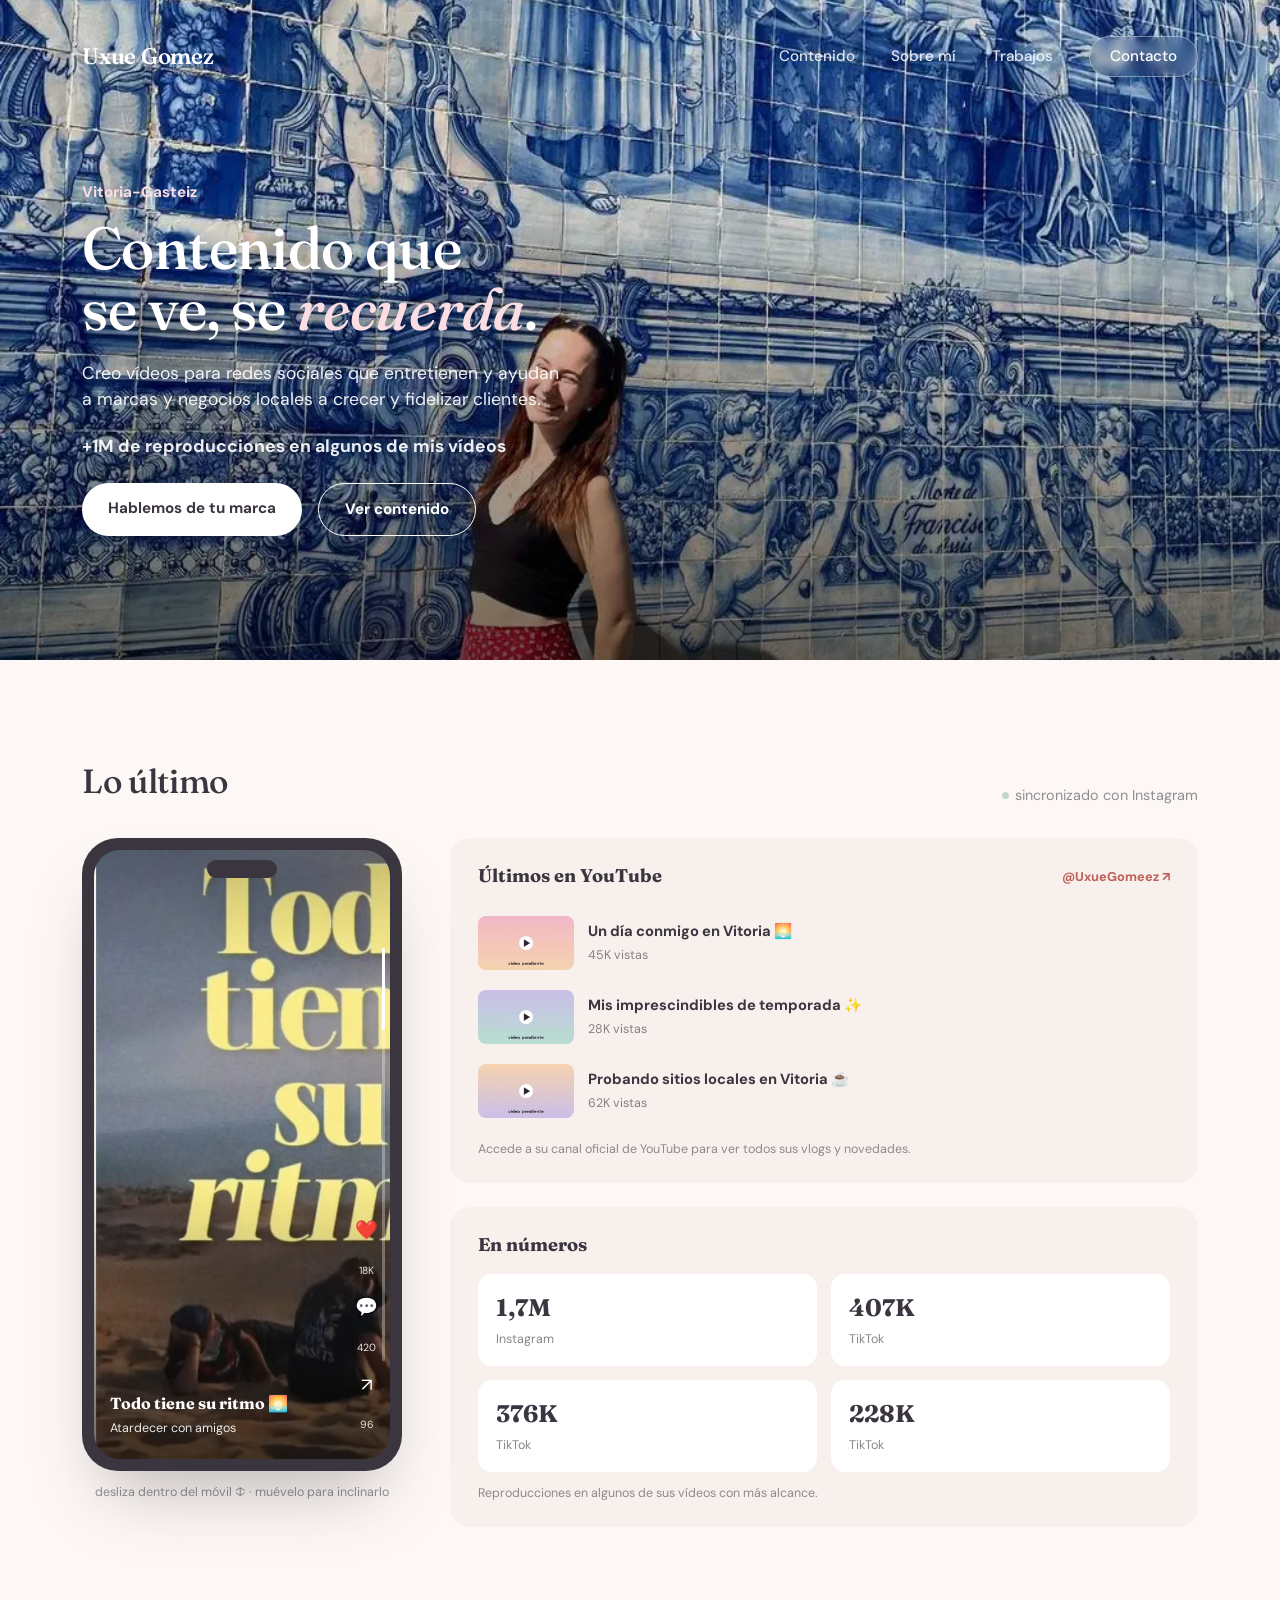
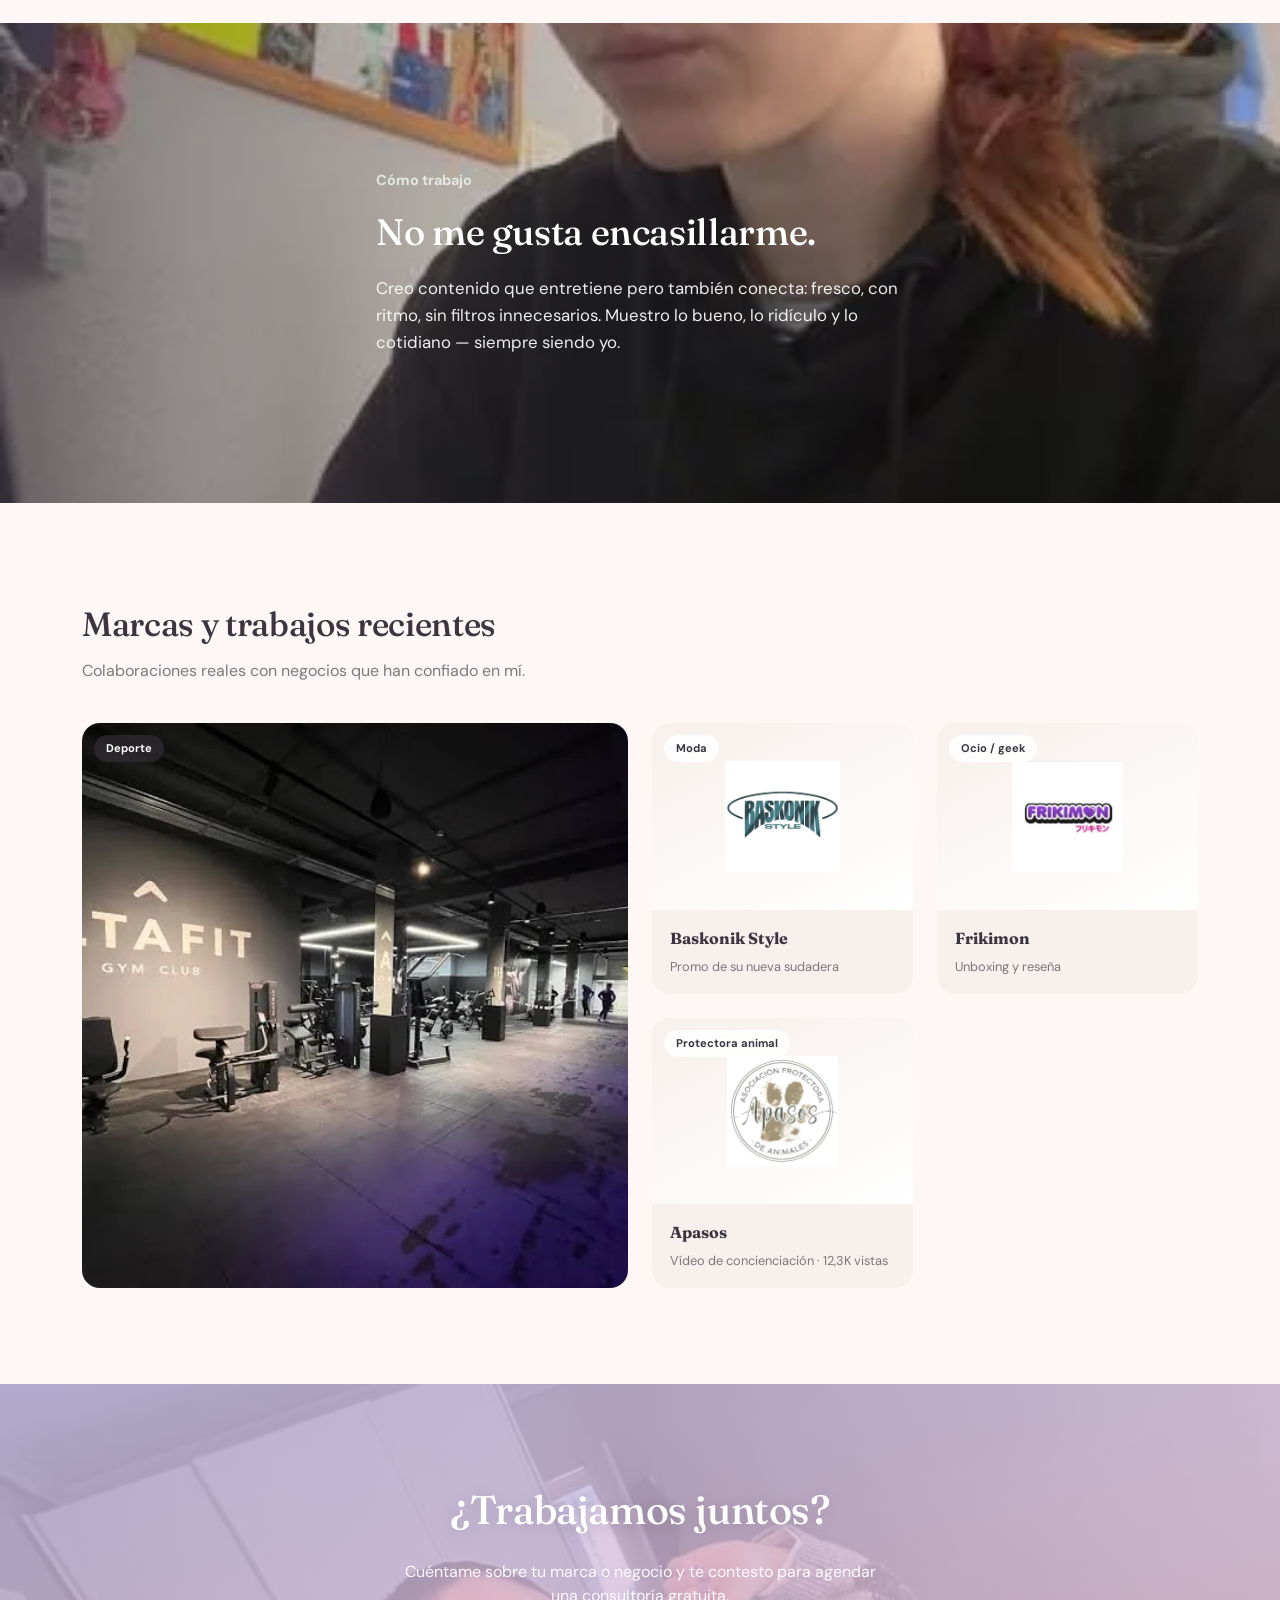
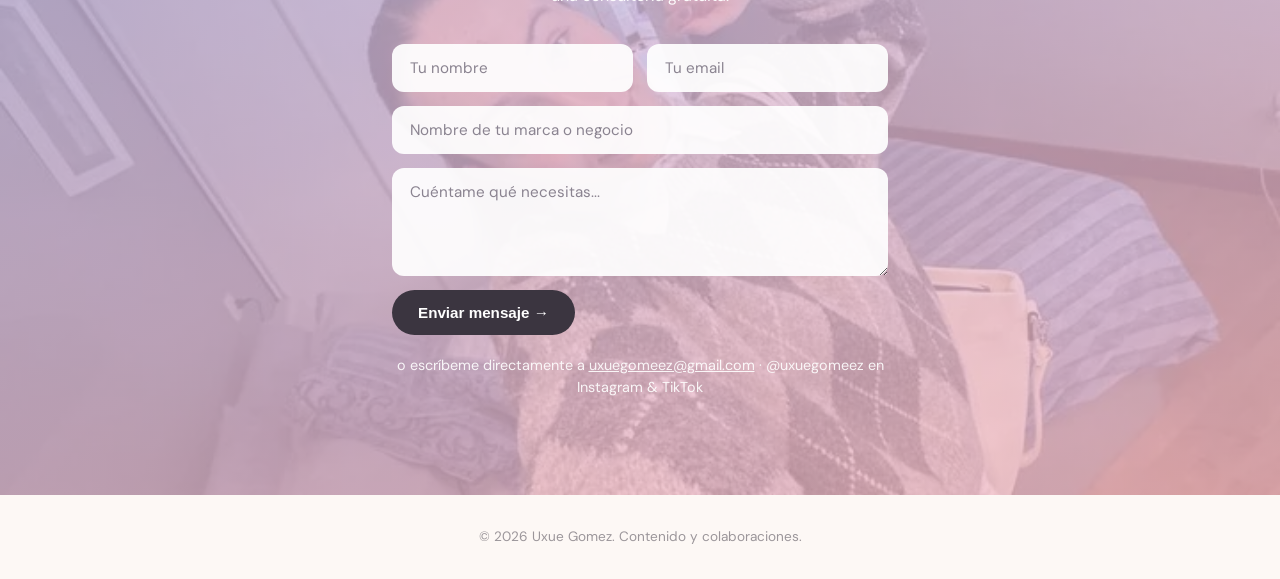
<file: uxue-landing/index.html>
<!DOCTYPE html>
<html lang="es">
<head>
<meta charset="UTF-8">
<meta name="viewport" content="width=device-width, initial-scale=1.0">
<title>Uxue Gomez — Contenido &amp; colaboraciones</title>
<meta name="description" content="Uxue Gomez, creadora de contenido en Vitoria-Gasteiz. Vídeos de estilo de vida y colaboraciones con marcas y negocios locales.">

<!-- Open Graph: cómo se ve el enlace al compartirlo en WhatsApp/redes -->
<meta property="og:type" content="website">
<meta property="og:title" content="Uxue Gomez — Contenido & colaboraciones">
<meta property="og:description" content="Vídeos de estilo de vida y colaboraciones con marcas y negocios locales en Vitoria-Gasteiz.">
<meta property="og:image" content="img/og-image.jpg">
<meta property="og:url" content="https://uxuegomeez.github.io/">
<meta name="twitter:card" content="summary_large_image">

<link rel="icon" type="image/png" href="img/favicon.png">
<link rel="preconnect" href="https://fonts.googleapis.com">
<link href="https://fonts.googleapis.com/css2?family=Fraunces:opsz,wght@9..144,400;9..144,500;9..144,600&family=DM+Sans:wght@400;500;700&display=swap" rel="stylesheet">
<link rel="stylesheet" href="css/style.css">

<!--
  ANALÍTICA (Plausible — ligero, sin cookies, no necesita aviso de cookies):
  1. Crea cuenta gratuita/de pago en https://plausible.io
  2. Añade el dominio real donde esté publicada la web
  3. Sustituye "uxuegomeez.github.io" de data-domain por el dominio real
  Alternativa: Google Analytics 4 (gtag.js) si prefieres esa casa en vez de Plausible.
-->
<script defer data-domain="uxuegomeez.github.io" src="https://plausible.io/js/script.js"></script>
</head>
<body>

<section class="hero photo-surface" style="background-image:url('img/hero.webp');">
  <div class="photo-tint hero-tint"></div>
  <nav>
    <div class="logo">Uxue Gomez</div>
    <div class="navlinks">
      <a href="#reciente">Contenido</a>
      <a href="#sobremi">Sobre mí</a>
      <a href="#trabajos">Trabajos</a>
      <a href="#contacto" class="nav-btn">Contacto</a>
    </div>
  </nav>
  <div class="hero-body hero-body-solo">
    <div class="hero-copy">
      <div class="kicker">Vitoria-Gasteiz</div>
      <h1>Contenido que<br>se ve, se <em>recuerda</em>.</h1>
      <p>Creo vídeos para redes sociales que entretienen y ayudan a marcas y negocios locales a crecer y fidelizar clientes.</p>
      <p class="hero-stat">+1M de reproducciones en algunos de mis vídeos</p>
      <div class="hero-actions">
        <a href="#contacto" class="btn btn-primary">Hablemos de tu marca</a>
        <a href="#reciente" class="btn btn-ghost">Ver contenido</a>
      </div>
    </div>
  </div>
</section>

<section class="reciente" id="reciente">
  <div class="reciente-head wrap">
    <h2>Lo último</h2>
    <p class="sync"><span class="sync-dot"></span> sincronizado con Instagram</p>
  </div>

  <!--
    AQUÍ VA EL EMBED REAL DE INSTAGRAM (SnapWidget / Behold.so / Elfsight):
    conectando su cuenta una vez, el móvil de abajo se sustituye por el
    snippet que ellos te den y se actualiza solo con cada post nuevo.
    Mientras tanto usa capturas reales de sus reels.
  -->

  <div class="reciente-grid wrap">
    <div class="phone-tilt-wrap" id="phoneTilt">
      <div class="phone-frame" id="phoneFrame">
        <div class="phone-notch"></div>
        <div class="phone-screen" id="phoneScreen">
          <div class="scroll-track"><div class="scroll-thumb" id="scrollThumb"></div></div>

          <div class="reel-panel" style="background-image:url('img/reels/ritmo.webp');">
            <div class="caption"><b>Todo tiene su ritmo 🌅</b><span>Atardecer con amigos</span></div>
            <div class="actions">❤️<span class="n">18K</span>💬<span class="n">420</span>↗️<span class="n">96</span></div>
          </div>
          <div class="reel-panel" style="background-image:url('img/reels/peluqueria.webp');">
            <div class="caption"><b>Colab · peluquería local</b><span>"La mejor peluquería..."</span></div>
            <div class="actions">❤️<span class="n">6.2K</span>💬<span class="n">140</span>↗️<span class="n">58</span></div>
          </div>
          <div class="reel-panel" style="background-image:url('img/reels/bocata.webp');">
            <div class="caption"><b>Un día cualquiera</b><span>Contenido del día a día</span></div>
            <div class="actions">❤️<span class="n">9.8K</span>💬<span class="n">203</span>↗️<span class="n">71</span></div>
          </div>
          <div class="reel-panel" style="background-image:url('img/reels/bullying.webp');">
            <div class="caption"><b>Hablemos de bullying</b><span>Vídeo de concienciación</span></div>
            <div class="actions">❤️<span class="n">31K</span>💬<span class="n">890</span>↗️<span class="n">410</span></div>
          </div>
        </div>
      </div>
      <div class="phone-hint">desliza dentro del móvil ↕ · muévelo para inclinarlo</div>
    </div>

    <div class="reciente-side">
      <div class="side-card">
        <div class="side-card-head">
          <b>Últimos en YouTube</b>
          <a class="yt-channel-link" href="https://www.youtube.com/@UxueGomeez" target="_blank" rel="noopener">@UxueGomeez ↗</a>
        </div>
        <a class="yt-item" href="https://www.youtube.com/@UxueGomeez" target="_blank" rel="noopener">
          <img src="img/youtube/yt1.webp" alt="Vlog Un día conmigo en Vitoria">
          <div><b>Un día conmigo en Vitoria 🌅</b><span>45K vistas</span></div>
        </a>
        <a class="yt-item" href="https://www.youtube.com/@UxueGomeez" target="_blank" rel="noopener">
          <img src="img/youtube/yt2.webp" alt="Haul de moda e imprescindibles">
          <div><b>Mis imprescindibles de temporada ✨</b><span>28K vistas</span></div>
        </a>
        <a class="yt-item" href="https://www.youtube.com/@UxueGomeez" target="_blank" rel="noopener">
          <img src="img/youtube/yt3.webp" alt="Probando sitios locales en Vitoria">
          <div><b>Probando sitios locales en Vitoria ☕</b><span>62K vistas</span></div>
        </a>
        <p class="side-note">Accede a su canal oficial de YouTube para ver todos sus vlogs y novedades.</p>
      </div>

      <div class="side-card stats-card">
        <div class="side-card-head"><b>En números</b></div>
        <div class="stats-grid">
          <div class="stat"><b>1,7M</b><span>Instagram</span></div>
          <div class="stat"><b>407K</b><span>TikTok</span></div>
          <div class="stat"><b>376K</b><span>TikTok</span></div>
          <div class="stat"><b>228K</b><span>TikTok</span></div>
        </div>
        <p class="side-note">Reproducciones en algunos de sus vídeos con más alcance.</p>
      </div>
    </div>
  </div>
</section>

<section class="aboutband photo-surface" id="sobremi" style="background-image:url('img/about.webp');">
  <div class="photo-tint about-tint"></div>
  <div class="wrap">
    <div class="aboutband-copy">
      <div class="kicker">Cómo trabajo</div>
      <h2>No me gusta encasillarme.</h2>
      <p>Creo contenido que entretiene pero también conecta: fresco, con ritmo, sin filtros innecesarios. Muestro lo bueno, lo ridículo y lo cotidiano — siempre siendo yo.</p>
    </div>
  </div>
</section>

<section class="trabajos" id="trabajos">
  <div class="wrap">
    <h2>Marcas y trabajos recientes</h2>
    <p>Colaboraciones reales con negocios que han confiado en mí.</p>
    <div class="brand-grid">

      <a class="brand-card brand-card-featured" href="#contacto">
        <div class="brand-photo" style="background-image:url('img/brands/altafit.webp');">
          <span class="brand-tag">Deporte</span>
        </div>
        <div class="brand-info">
          <b>AltaFit Gym</b>
          <span>Colaboración #GClassByAltaFit — grabación dentro del club</span>
        </div>
      </a>

      <a class="brand-card" href="#contacto">
        <div class="brand-logo-box">
          <span class="brand-tag">Moda</span>
          <img src="img/brands/baskonik.webp" alt="Baskonik Style">
        </div>
        <div class="brand-info">
          <b>Baskonik Style</b>
          <span>Promo de su nueva sudadera</span>
        </div>
      </a>

      <a class="brand-card" href="#contacto">
        <div class="brand-logo-box">
          <span class="brand-tag">Ocio / geek</span>
          <img src="img/brands/frikimon.webp" alt="Frikimon">
        </div>
        <div class="brand-info">
          <b>Frikimon</b>
          <span>Unboxing y reseña</span>
        </div>
      </a>

      <a class="brand-card" href="#contacto">
        <div class="brand-logo-box">
          <span class="brand-tag">Protectora animal</span>
          <img src="img/brands/apasos.webp" alt="Apasos">
        </div>
        <div class="brand-info">
          <b>Apasos</b>
          <span>Vídeo de concienciación · 12,3K vistas</span>
        </div>
      </a>

    </div>
  </div>
</section>

<section class="contact photo-surface" id="contacto" style="background-image:url('img/work.webp');">
  <div class="photo-tint contact-tint"></div>
  <div class="wrap contact-wrap">
    <h2>¿Trabajamos juntos?</h2>
    <p>Cuéntame sobre tu marca o negocio y te contesto para agendar una consultoría gratuita.</p>

    <!--
      Formulario real sin backend propio, usando Formspree (gratis hasta 50 envíos/mes):
      1. Crea cuenta en https://formspree.io
      2. Crea un "form" nuevo, te da una URL tipo https://formspree.io/f/xxxxxxxx
      3. Sustituye la URL de abajo (action) por la tuya
      Los envíos llegan directos a uxuegomeez@gmail.com sin tocar nada más.
    -->
    <form class="contact-form" action="https://formspree.io/f/TU_ID_DE_FORMSPREE" method="POST">
      <div class="form-row">
        <input type="text" name="nombre" placeholder="Tu nombre" required>
        <input type="email" name="email" placeholder="Tu email" required>
      </div>
      <input type="text" name="negocio" placeholder="Nombre de tu marca o negocio">
      <textarea name="mensaje" placeholder="Cuéntame qué necesitas..." rows="4" required></textarea>
      <button type="submit" class="btn btn-primary">Enviar mensaje →</button>
    </form>

    <div class="contact-handles">o escríbeme directamente a <a href="mailto:uxuegomeez@gmail.com">uxuegomeez@gmail.com</a> · @uxuegomeez en Instagram &amp; TikTok</div>
  </div>
</section>

<footer>© 2026 Uxue Gomez. Contenido y colaboraciones.</footer>

<script src="js/main.js"></script>
</body>
</html>
</file>
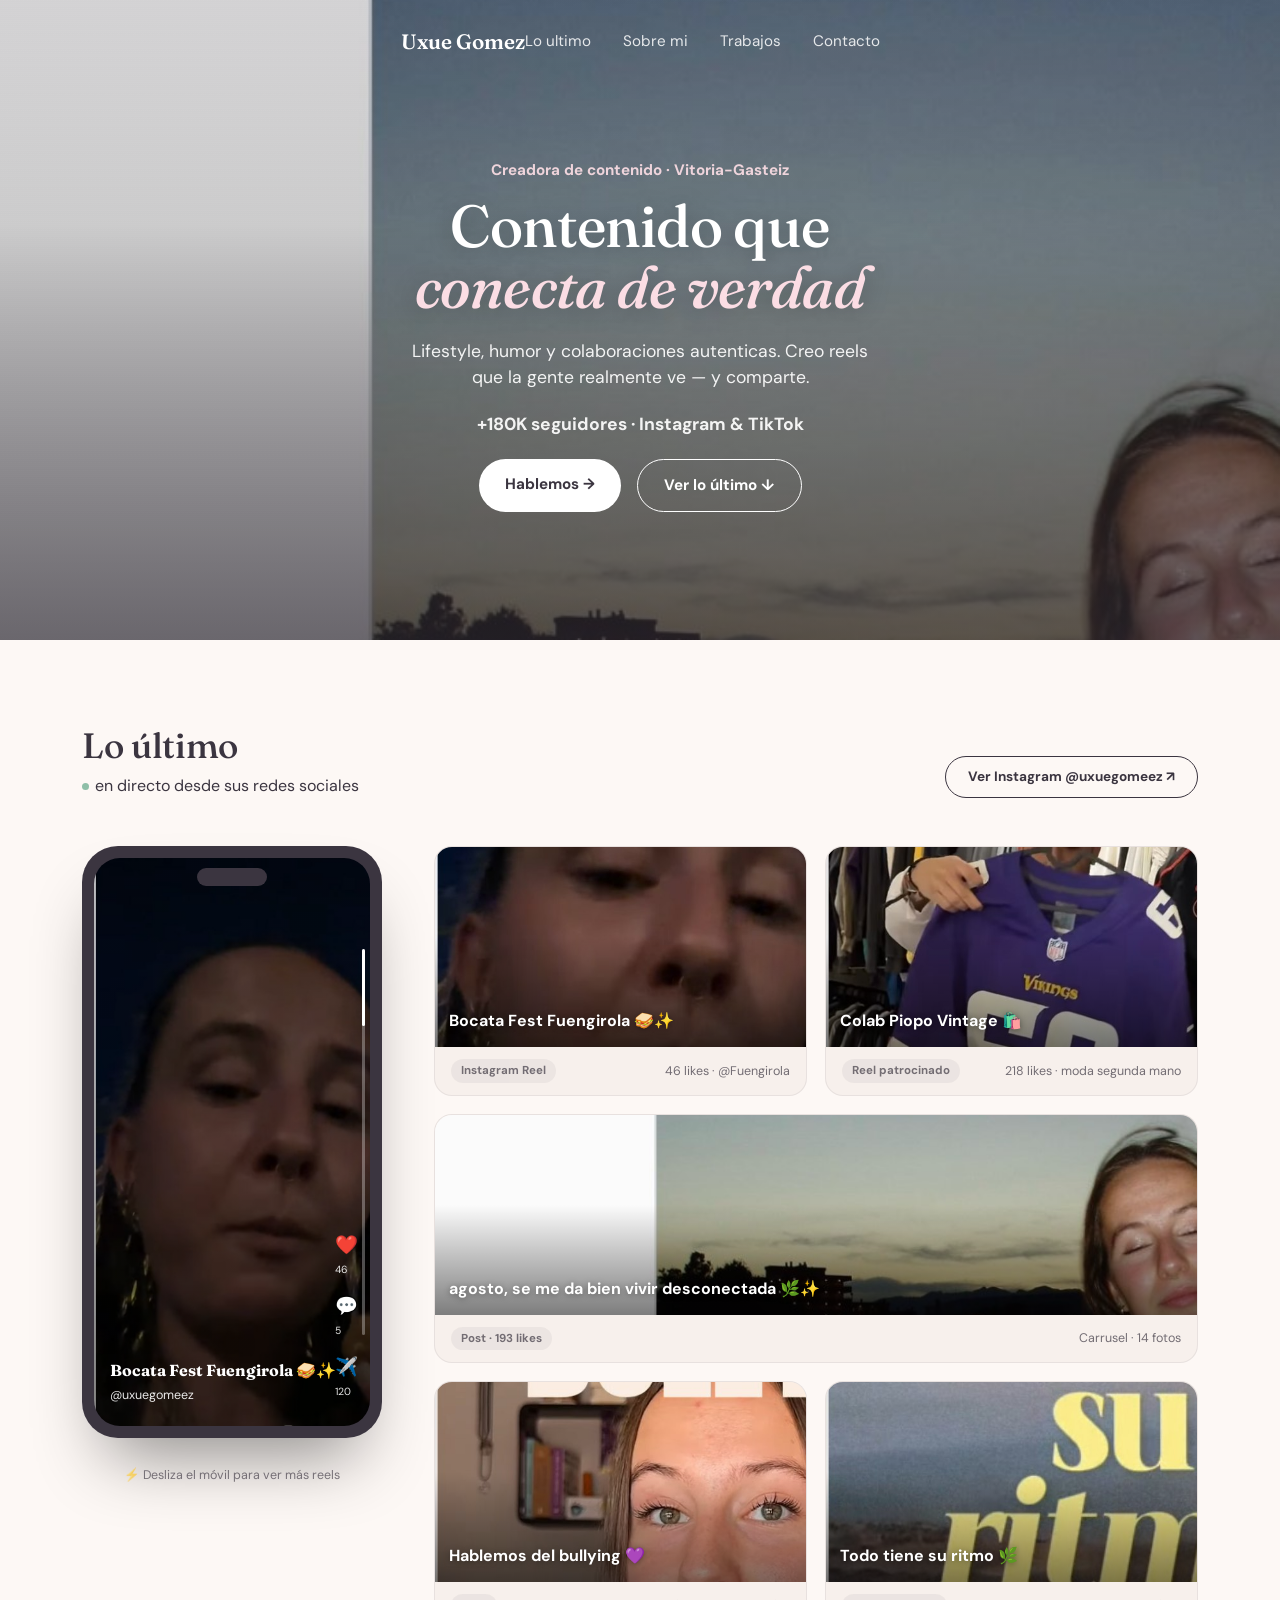
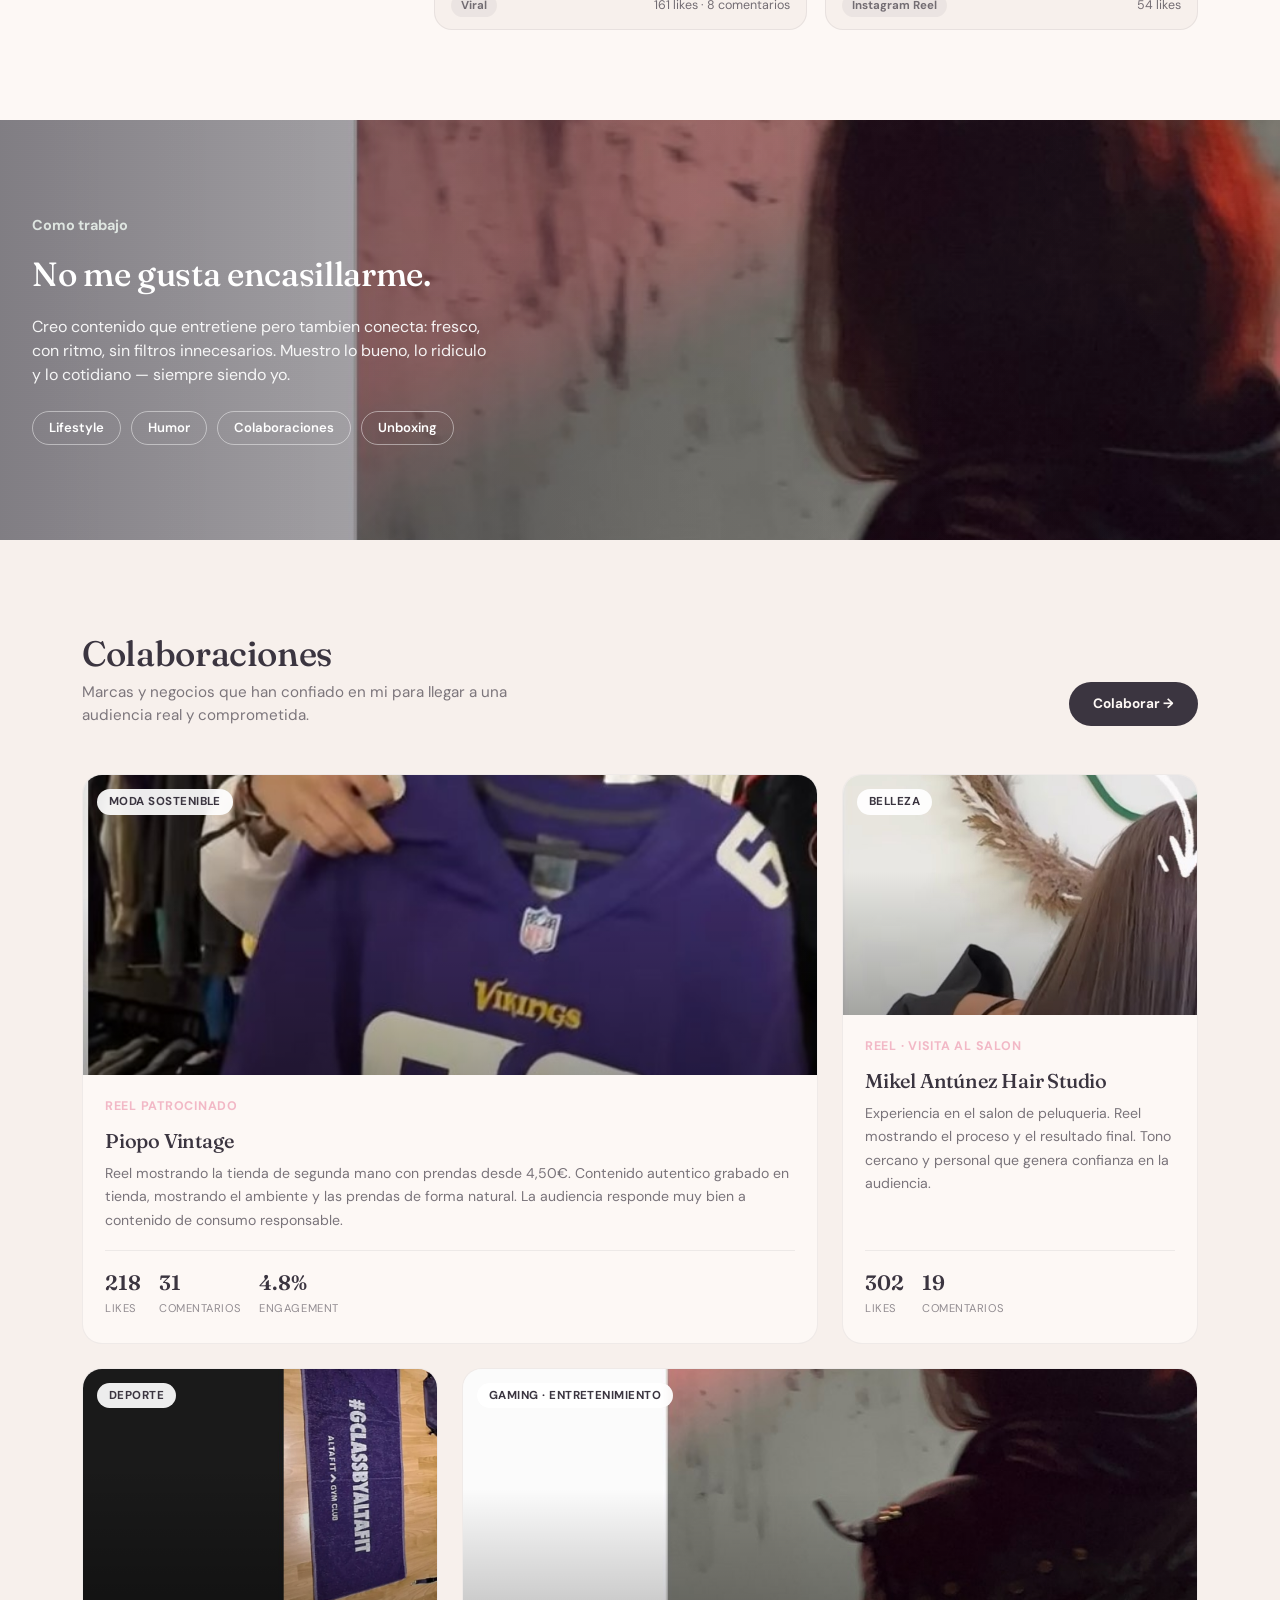
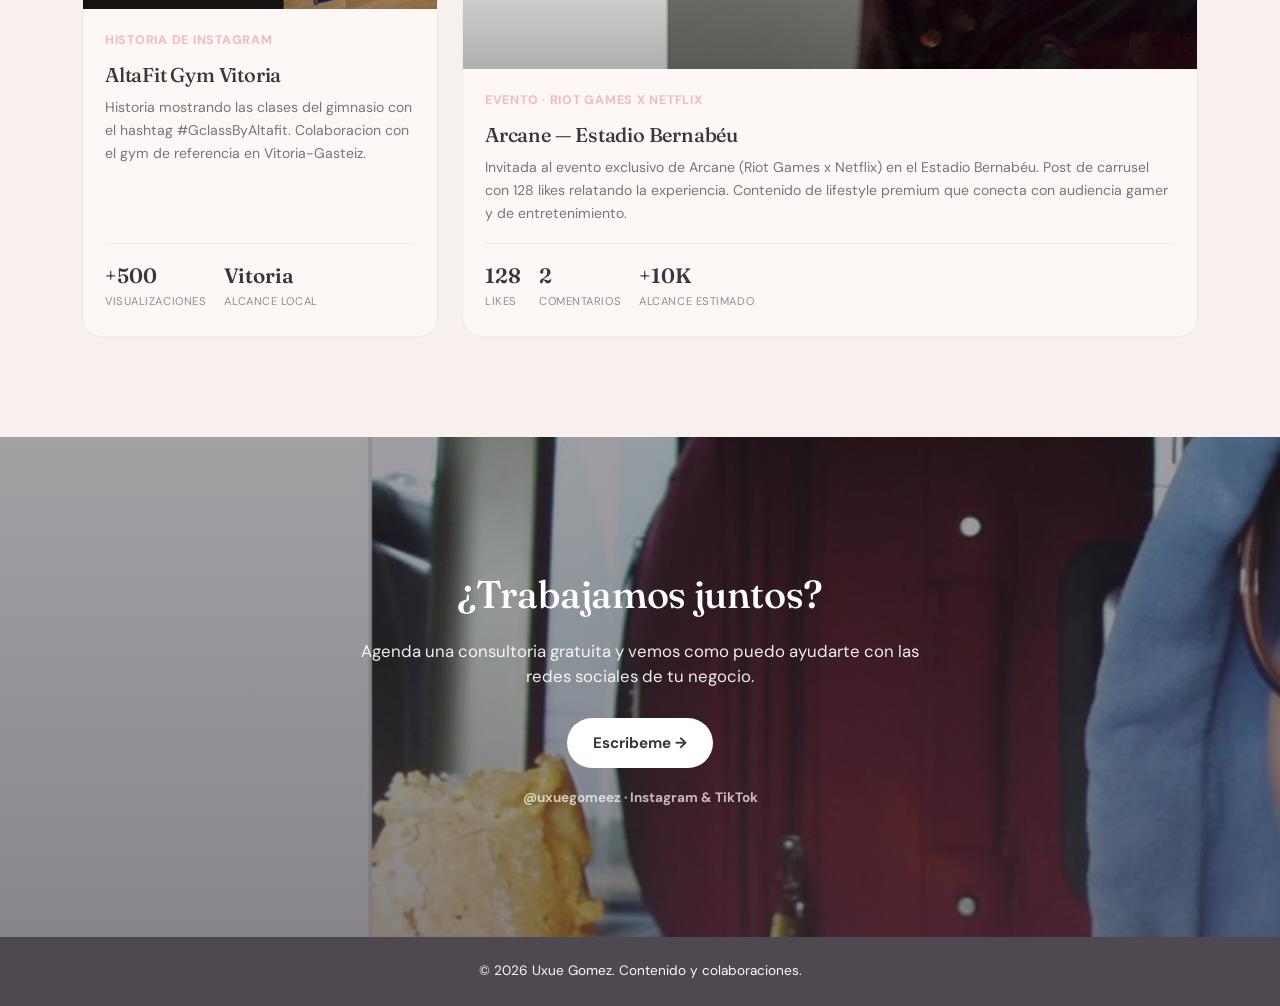
<file: Uxue/index.html>
<!DOCTYPE html>
<html lang="es">
<head>
  <meta charset="UTF-8">
  <meta name="viewport" content="width=device-width, initial-scale=1.0">
  <title>Uxue Gomez — Contenido &amp; colaboraciones</title>
  <meta name="description" content="Creadora de contenido lifestyle en Instagram y TikTok. Colaboraciones autenticas con marcas y negocios. Contacta con Uxue Gomez.">
  <link rel="preconnect" href="https://fonts.googleapis.com">
  <link href="https://fonts.googleapis.com/css2?family=Fraunces:opsz,wght@9..144,400;9..144,500;9..144,600&family=DM+Sans:wght@400;500;700&display=swap" rel="stylesheet">
  <link rel="stylesheet" href="assets/css/style.css">
</head>
<body>

<!-- ══ HERO ════════════════════════════════════════════════════════ -->
<section class="hero photo-surface photo-hero">
  <div class="photo-tint"></div>
  <nav>
    <div class="logo">Uxue Gomez</div>
    <div class="navlinks">
      <a href="#reels">Lo ultimo</a>
      <a href="#sobremi">Sobre mi</a>
      <a href="#trabajos">Trabajos</a>
      <a href="#contacto">Contacto</a>
    </div>
  </nav>

  <div class="hero-body hero-body--solo">
    <div class="hero-copy">
      <p class="kicker">Creadora de contenido · Vitoria-Gasteiz</p>
      <h1>Contenido que<br><em>conecta de verdad</em></h1>
      <p>Lifestyle, humor y colaboraciones autenticas. Creo reels que la gente realmente ve — y comparte.</p>
      <p class="hero-stat">+180K seguidores · Instagram &amp; TikTok</p>
      <div class="hero-actions">
        <a href="#contacto" class="btn btn-primary">Hablemos →</a>
        <a href="#reels" class="btn btn-ghost">Ver lo último ↓</a>
      </div>
    </div>
  </div>
</section>


<!-- ══ LO ÚLTIMO ════════════════════════════════════════════════════ -->
<section class="lo-ultimo" id="reels">
  <div class="lo-ultimo-head wrap">
    <div>
      <h2>Lo último</h2>
      <p class="sync"><span class="sync-dot"></span> en directo desde sus redes sociales</p>
    </div>
    <a href="https://www.instagram.com/uxuegomeez/" target="_blank" rel="noopener" class="btn-outline-dark">Ver Instagram @uxuegomeez ↗</a>
  </div>

  <div class="lo-ultimo-layout">

    <!-- Móvil 3D (el del hero, con tilt y scroll interno) -->
    <div class="lu-phone-col">
      <div class="phone-tilt-wrap" id="phoneTilt">
        <div class="phone-frame" id="phoneFrame">
          <div class="phone-notch"></div>
          <div class="phone-screen" id="phoneScreen">
            <div class="scroll-track"><div class="scroll-thumb" id="scrollThumb"></div></div>

            <!-- Panel Reel 1 -->
            <div class="reel-panel rp1">
              <div class="caption">
                <b>Bocata Fest Fuengirola 🥪✨</b>
                <span>@uxuegomeez</span>
              </div>
              <div class="actions">
                <div>❤️<div class="n">46</div></div>
                <div>💬<div class="n">5</div></div>
                <div>✈️<div class="n">120</div></div>
              </div>
            </div>

            <!-- Panel Reel 2 -->
            <div class="reel-panel rp2">
              <div class="caption">
                <b>Hablemos del bullying 💜</b>
                <span>@uxuegomeez</span>
              </div>
              <div class="actions">
                <div>❤️<div class="n">161</div></div>
                <div>💬<div class="n">8</div></div>
                <div>✈️<div class="n">22</div></div>
              </div>
            </div>

            <!-- Panel Reel 3 -->
            <div class="reel-panel rp3">
              <div class="caption">
                <b>Colab · Piopo Vintage 🛍️</b>
                <span>@uxuegomeez x @piopo.vintage</span>
              </div>
              <div class="actions">
                <div>❤️<div class="n">218</div></div>
                <div>💬<div class="n">31</div></div>
                <div>✈️<div class="n">84</div></div>
              </div>
            </div>

            <!-- Panel Reel 4 -->
            <div class="reel-panel rp4">
              <div class="caption">
                <b>Colab · Mikel Antúnez 💇‍♀️</b>
                <span>@uxuegomeez x @mikelantunez_hair</span>
              </div>
              <div class="actions">
                <div>❤️<div class="n">302</div></div>
                <div>💬<div class="n">19</div></div>
                <div>✈️<div class="n">56</div></div>
              </div>
            </div>

            <!-- Panel Reel 5 -->
            <div class="reel-panel rp5">
              <div class="caption">
                <b>Todo tiene su ritmo 🌿</b>
                <span>@uxuegomeez</span>
              </div>
              <div class="actions">
                <div>❤️<div class="n">54</div></div>
                <div>💬<div class="n">1</div></div>
                <div>✈️<div class="n">12</div></div>
              </div>
            </div>

          </div><!-- /phone-screen -->
        </div><!-- /phone-frame -->
      </div><!-- /phone-tilt-wrap -->
      <p class="phone-hint" style="color:var(--ink); opacity:0.65;">⚡ Desliza el móvil para ver más reels</p>
    </div><!-- /lu-phone-col -->

    <!-- Grid de contenidos (YouTube, Reels, TikTok, etc.) -->
    <div class="lu-content-grid">
      
      <!-- Reel 1 Card -->
      <a href="https://www.instagram.com/reel/Dc6nB0djWX4/" target="_blank" rel="noopener" class="lu-card">
        <div class="lu-card-photo" style="background-image:url('assets/img/reel-bocata-fest.jpg')">
          <span class="lu-card-photo-label">Bocata Fest Fuengirola 🥪✨</span>
        </div>
        <div class="lu-card-meta">
          <span class="lu-card-platform">Instagram Reel</span>
          <span>46 likes · @Fuengirola</span>
        </div>
      </a>

      <!-- Reel 2 Card -->
      <a href="https://www.instagram.com/reel/DctC0w5iXBs/" target="_blank" rel="noopener" class="lu-card">
        <div class="lu-card-photo" style="background-image:url('assets/img/reel-piopo-vintage.jpg')">
          <span class="lu-card-photo-label">Colab Piopo Vintage 🛍️</span>
        </div>
        <div class="lu-card-meta">
          <span class="lu-card-platform">Reel patrocinado</span>
          <span>218 likes · moda segunda mano</span>
        </div>
      </a>

      <!-- Post destacado Card (Wide) -->
      <a href="https://www.instagram.com/p/DcvypoVAlFI/" target="_blank" rel="noopener" class="lu-card lu-card-wide">
        <div class="lu-card-photo" style="background-image:url('assets/img/agosto-portada.jpg'); height:200px">
          <span class="lu-card-photo-label">agosto, se me da bien vivir desconectada 🌿✨</span>
        </div>
        <div class="lu-card-meta">
          <span class="lu-card-platform">Post · 193 likes</span>
          <span>Carrusel · 14 fotos</span>
        </div>
      </a>

      <!-- Reel 3 Card -->
      <a href="https://www.instagram.com/reel/DcyMT-em2B2/" target="_blank" rel="noopener" class="lu-card">
        <div class="lu-card-photo" style="background-image:url('assets/img/reel-bullying.jpg')">
          <span class="lu-card-photo-label">Hablemos del bullying 💜</span>
        </div>
        <div class="lu-card-meta">
          <span class="lu-card-platform">Viral</span>
          <span>161 likes · 8 comentarios</span>
        </div>
      </a>

      <!-- Reel 4 Card -->
      <a href="https://www.instagram.com/reel/DceS2gpDe3J/" target="_blank" rel="noopener" class="lu-card">
        <div class="lu-card-photo" style="background-image:url('assets/img/reel-ritmo.jpg')">
          <span class="lu-card-photo-label">Todo tiene su ritmo 🌿</span>
        </div>
        <div class="lu-card-meta">
          <span class="lu-card-platform">Instagram Reel</span>
          <span>54 likes</span>
        </div>
      </a>

    </div><!-- /lu-content-grid -->
  </div><!-- /lo-ultimo-layout -->
</section>


<!-- ══ SOBRE MI ════════════════════════════════════════════════════ -->
<section class="aboutband photo-surface photo-about" id="sobremi">
  <div class="photo-tint"></div>
  <div class="aboutband-copy">
    <div class="kicker">Como trabajo</div>
    <h2>No me gusta encasillarme.</h2>
    <p>Creo contenido que entretiene pero tambien conecta: fresco, con ritmo, sin filtros innecesarios. Muestro lo bueno, lo ridiculo y lo cotidiano — siempre siendo yo.</p>
    <div class="aboutband-pills">
      <span>Lifestyle</span><span>Humor</span><span>Colaboraciones</span><span>Unboxing</span>
    </div>
  </div>
</section>


<!-- ══ COLABORACIONES (Marcas + Trabajos unificados) ══════════════ -->
<section class="colaboraciones" id="trabajos">
  <div class="colaboraciones-head wrap">
    <div>
      <h2>Colaboraciones</h2>
      <p>Marcas y negocios que han confiado en mi para llegar a una audiencia real y comprometida.</p>
    </div>
    <a href="#contacto" class="btn-dark">Colaborar →</a>
  </div>

  <div class="colab-grid wrap">

    <!-- Piopo Vintage — featured -->
    <div class="colab-card colab-card-featured">
      <div class="colab-img" style="background:url('assets/img/reel-piopo-vintage.jpg') center/cover">
        <span class="colab-badge">Moda Sostenible</span>
      </div>
      <div class="colab-body">
        <p class="colab-type">Reel patrocinado</p>
        <h3 class="colab-brand">Piopo Vintage</h3>
        <p class="colab-desc">Reel mostrando la tienda de segunda mano con prendas desde 4,50€. Contenido autentico grabado en tienda, mostrando el ambiente y las prendas de forma natural. La audiencia responde muy bien a contenido de consumo responsable.</p>
        <div class="colab-stats">
          <div class="colab-stat"><strong>218</strong><span>Likes</span></div>
          <div class="colab-stat"><strong>31</strong><span>Comentarios</span></div>
          <div class="colab-stat"><strong>4.8%</strong><span>Engagement</span></div>
        </div>
      </div>
    </div>

    <!-- Mikel Antúnez Peluquería -->
    <div class="colab-card">
      <div class="colab-img" style="background:url('assets/img/reel-peluqueria.jpg') center/cover">
        <span class="colab-badge">Belleza</span>
      </div>
      <div class="colab-body">
        <p class="colab-type">Reel · visita al salon</p>
        <h3 class="colab-brand">Mikel Antúnez Hair Studio</h3>
        <p class="colab-desc">Experiencia en el salon de peluqueria. Reel mostrando el proceso y el resultado final. Tono cercano y personal que genera confianza en la audiencia.</p>
        <div class="colab-stats">
          <div class="colab-stat"><strong>302</strong><span>Likes</span></div>
          <div class="colab-stat"><strong>19</strong><span>Comentarios</span></div>
        </div>
      </div>
    </div>

    <!-- AltaFit Gym -->
    <div class="colab-card">
      <div class="colab-img" style="background:url('assets/img/collab-highlight-1.jpg') center/cover">
        <span class="colab-badge">Deporte</span>
      </div>
      <div class="colab-body">
        <p class="colab-type">Historia de Instagram</p>
        <h3 class="colab-brand">AltaFit Gym Vitoria</h3>
        <p class="colab-desc">Historia mostrando las clases del gimnasio con el hashtag #GclassByAltafit. Colaboracion con el gym de referencia en Vitoria-Gasteiz.</p>
        <div class="colab-stats">
          <div class="colab-stat"><strong>+500</strong><span>Visualizaciones</span></div>
          <div class="colab-stat"><strong>Vitoria</strong><span>Alcance local</span></div>
        </div>
      </div>
    </div>

    <!-- Arcane / Riot Games — featured -->
    <div class="colab-card colab-card-featured">
      <div class="colab-img" style="background:url('assets/img/arcane-event.jpg') center/cover">
        <span class="colab-badge">Gaming · Entretenimiento</span>
      </div>
      <div class="colab-body">
        <p class="colab-type">Evento · Riot Games x Netflix</p>
        <h3 class="colab-brand">Arcane — Estadio Bernabéu</h3>
        <p class="colab-desc">Invitada al evento exclusivo de Arcane (Riot Games x Netflix) en el Estadio Bernabéu. Post de carrusel con 128 likes relatando la experiencia. Contenido de lifestyle premium que conecta con audiencia gamer y de entretenimiento.</p>
        <div class="colab-stats">
          <div class="colab-stat"><strong>128</strong><span>Likes</span></div>
          <div class="colab-stat"><strong>2</strong><span>Comentarios</span></div>
          <div class="colab-stat"><strong>+10K</strong><span>Alcance estimado</span></div>
        </div>
      </div>
    </div>

  </div><!-- /colab-grid -->
</section>


<!-- ══ CONTACTO ══════════════════════════════════════════════════== -->
<section class="contact photo-surface photo-contact" id="contacto">
  <div class="photo-tint"></div>
  <div class="wrap">
    <h2>¿Trabajamos juntos?</h2>
    <p>Agenda una consultoria gratuita y vemos como puedo ayudarte con las redes sociales de tu negocio.</p>
    <a href="mailto:uxuegomeez@gmail.com" class="btn btn-primary">Escribeme →</a>
    <div class="contact-handles">@uxuegomeez · Instagram &amp; TikTok</div>
  </div>
</section>


<footer>© 2026 Uxue Gomez. Contenido y colaboraciones.</footer>

<script src="assets/js/main.js"></script>
</body>
</html>
</file>
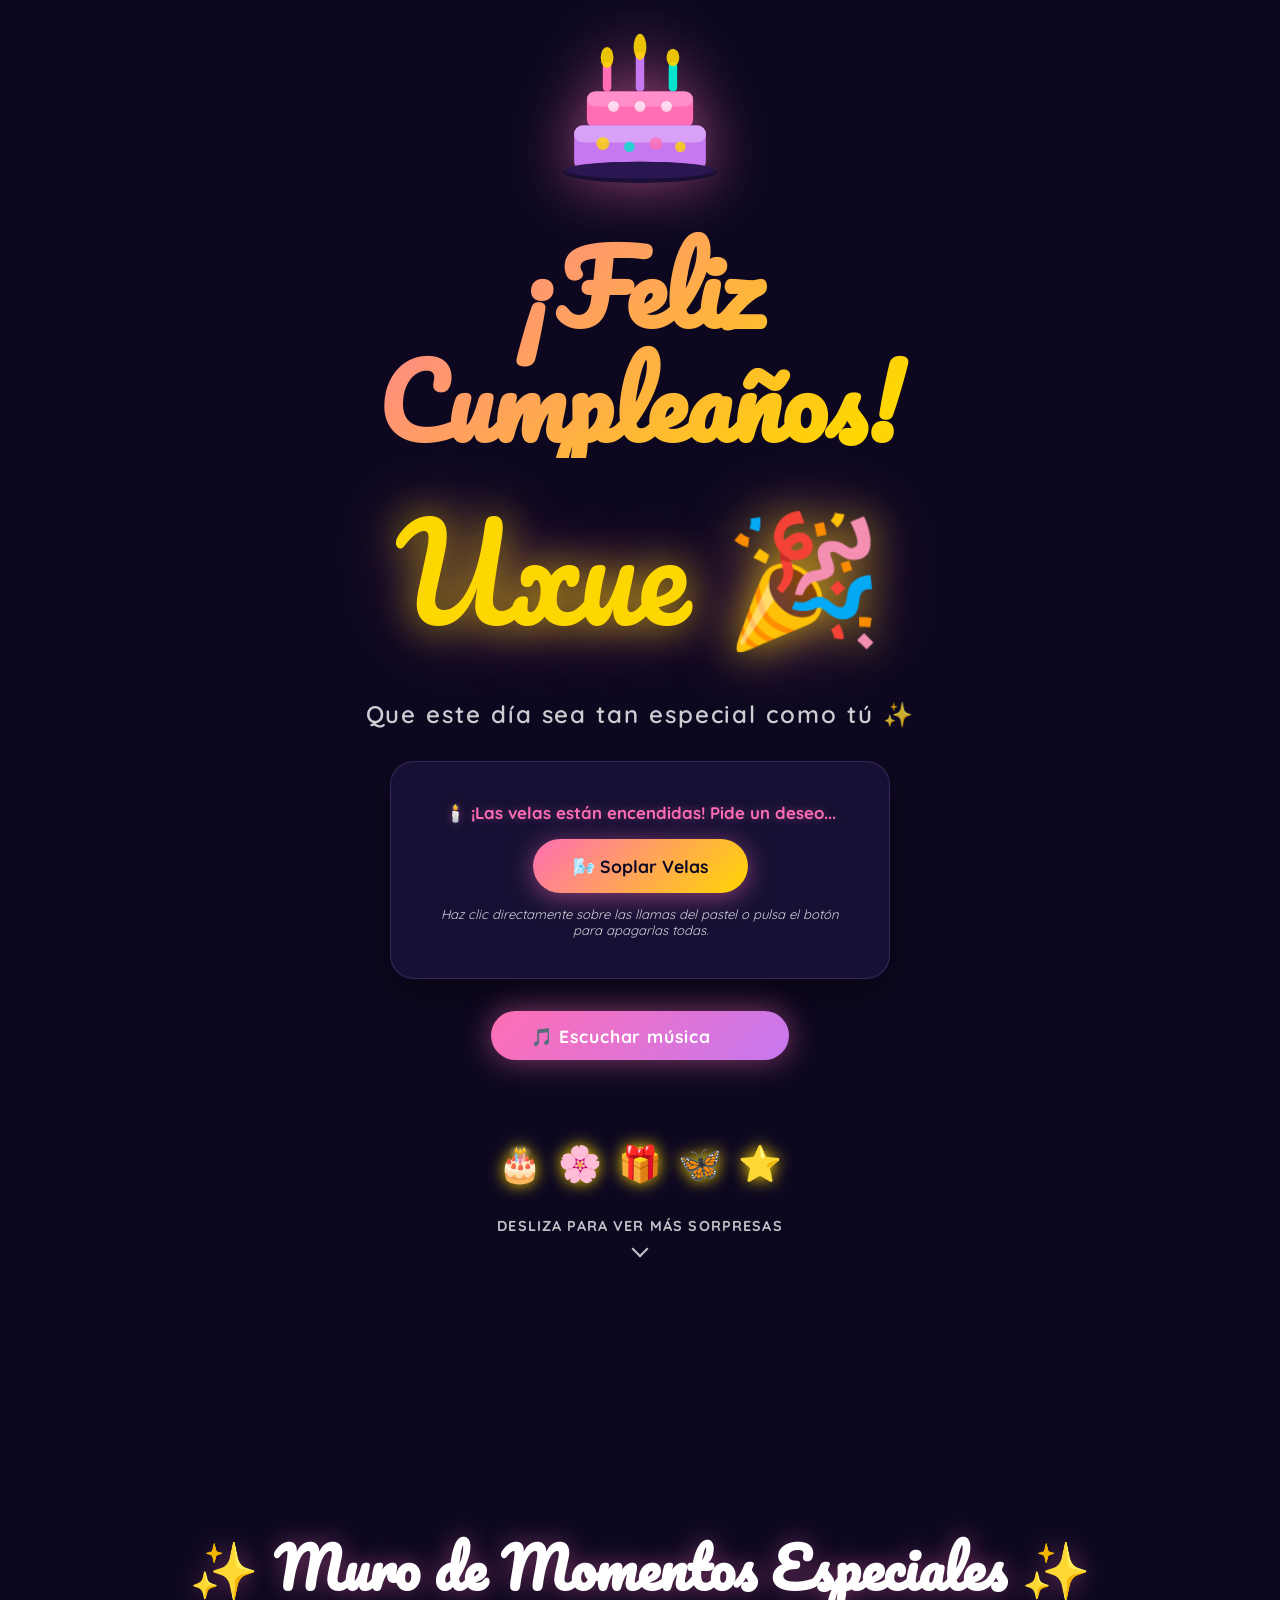
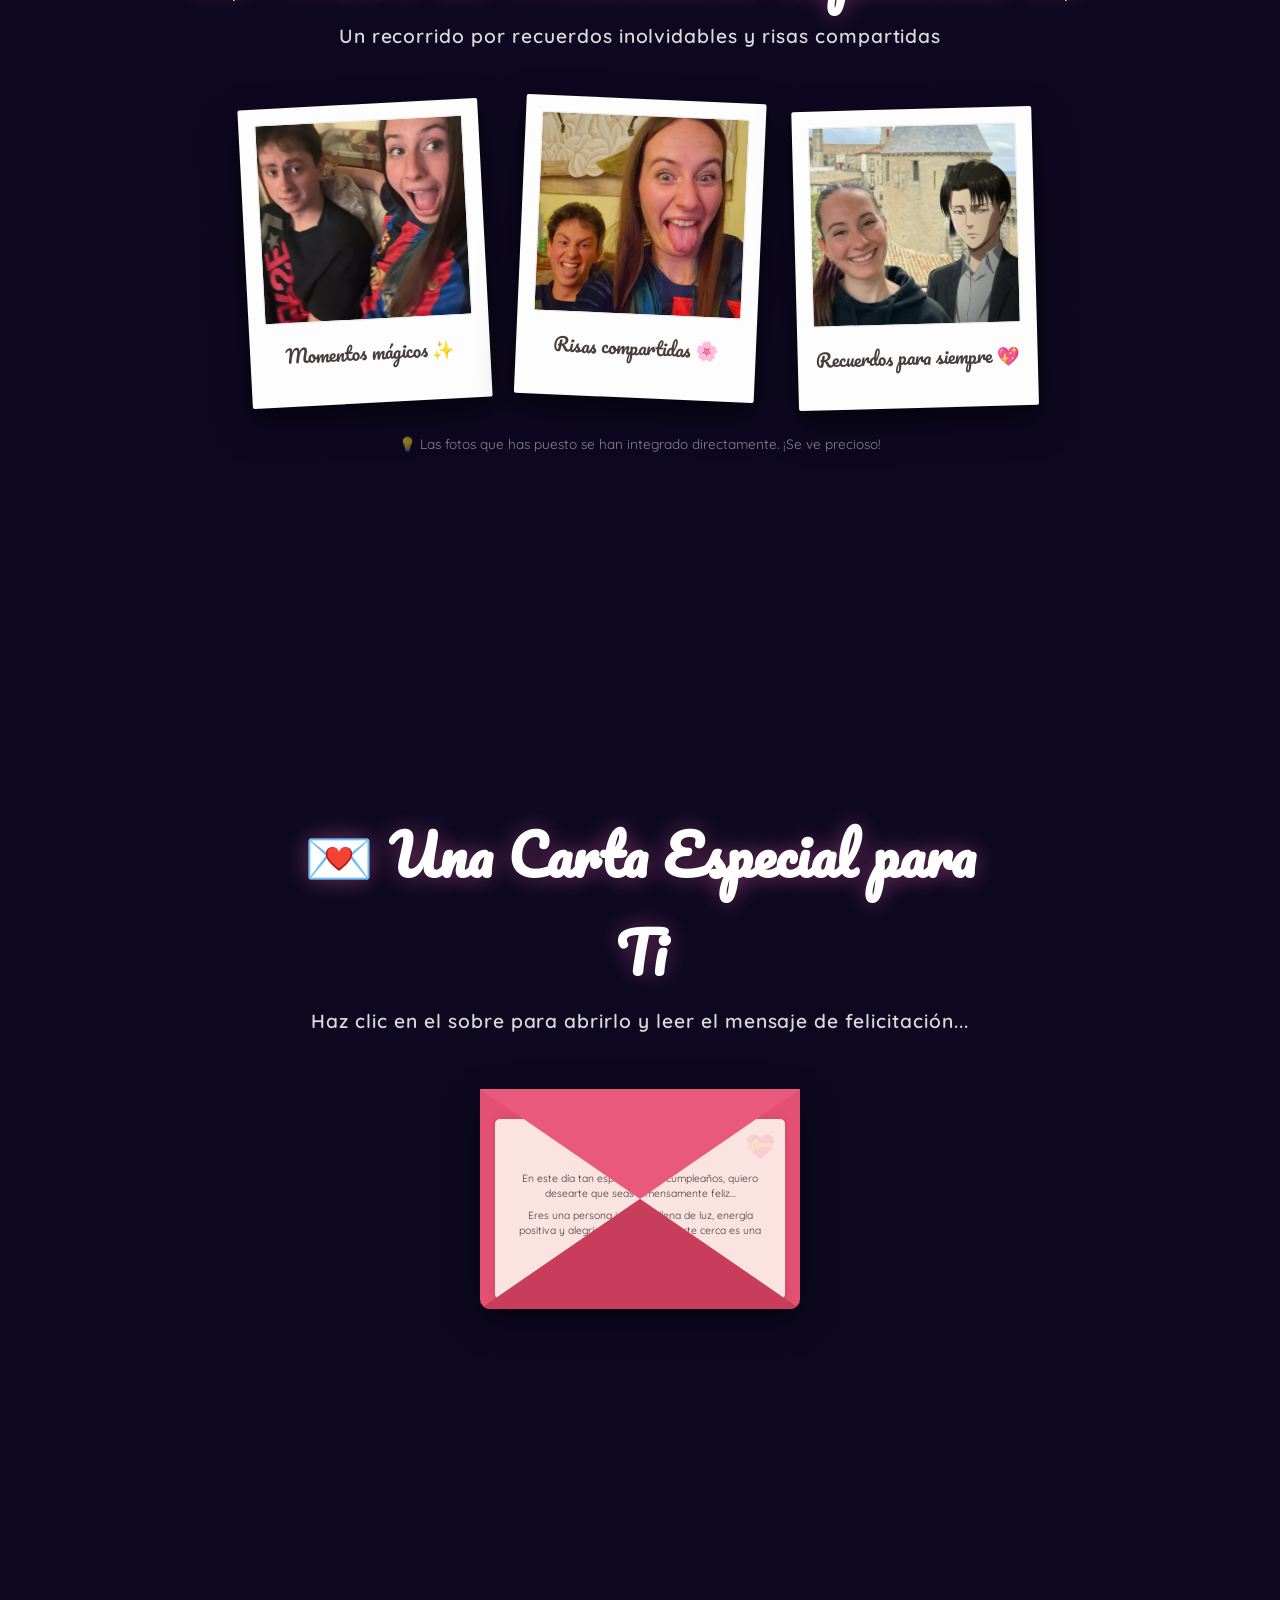
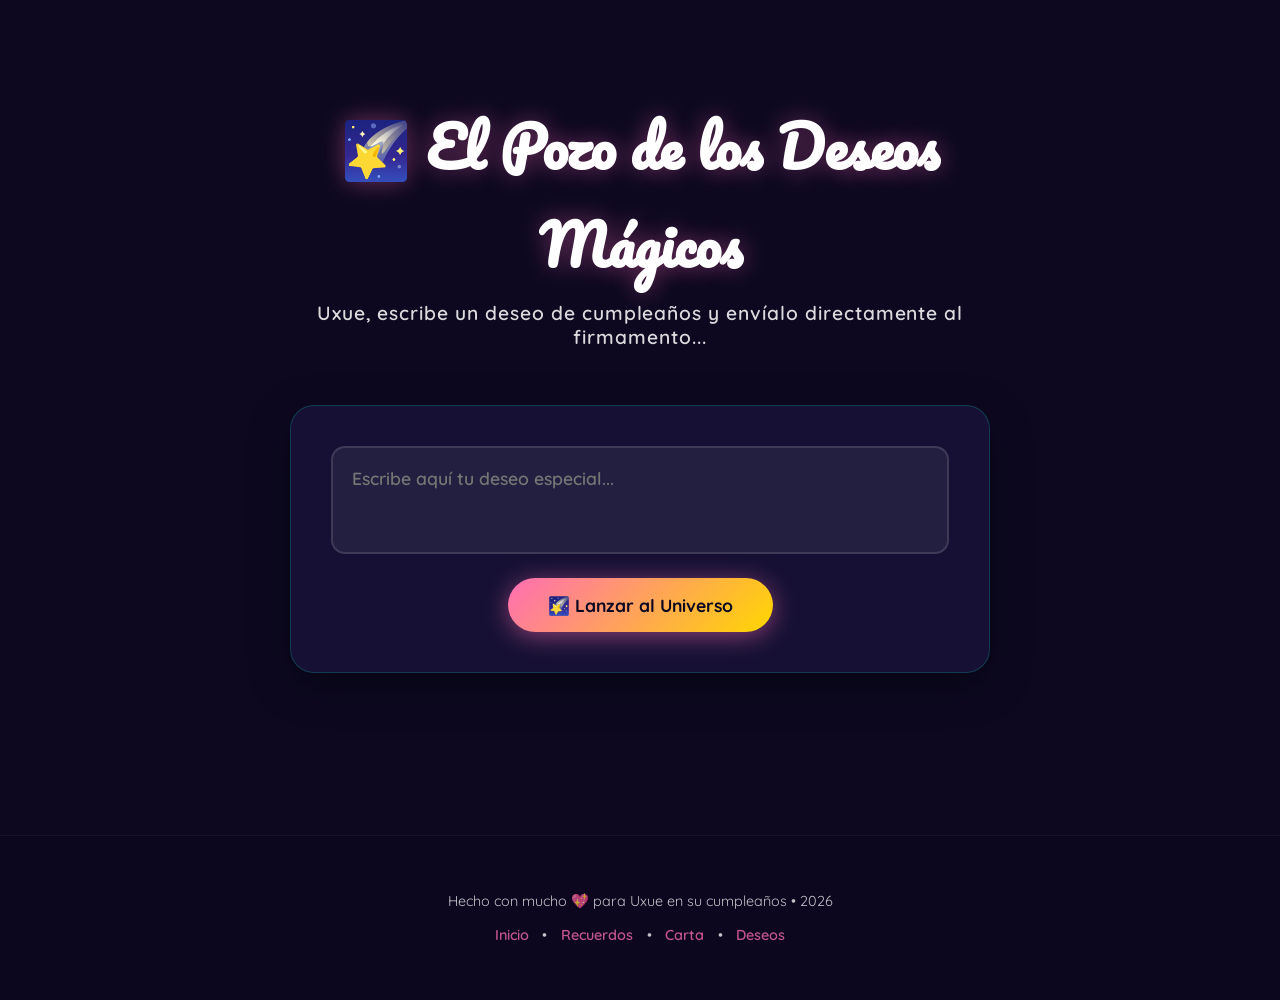
<file: feliz_cumpleanos_uxue.html>
<!DOCTYPE html>
<html lang="es">
<head>
<meta charset="UTF-8">
<meta name="viewport" content="width=device-width, initial-scale=1.0">
<title>¡Feliz Cumpleaños Uxue! 🎂✨</title>
<link href="https://fonts.googleapis.com/css2?family=Pacifico&family=Quicksand:wght@400;600;700&display=swap" rel="stylesheet">
<style>
  :root {
    --pink: #ff6eb4;
    --gold: #ffd700;
    --purple: #c678f0;
    --teal: #00e5cc;
    --coral: #ff7b6b;
    --bg: #0d0820;
    --card-bg: rgba(24, 18, 54, 0.95);
    --border-color: rgba(255, 255, 255, 0.08);
  }

  * { margin: 0; padding: 0; box-sizing: border-box; }

  html {
    scroll-behavior: smooth;
  }

  body {
    background: var(--bg);
    min-height: 100vh;
    overflow-x: hidden;
    overflow-y: auto;
    font-family: 'Quicksand', sans-serif;
    color: #ffffff;
    position: relative;
  }

  /* Stars background - Performance Optimized */
  .stars {
    position: fixed;
    inset: 0;
    pointer-events: none;
    z-index: 0;
  }
  .star {
    position: absolute;
    border-radius: 50%;
    background: white;
    animation: twinkle var(--d) ease-in-out infinite alternate;
    opacity: 0;
    will-change: transform, opacity;
  }
  @keyframes twinkle {
    0% { opacity: 0; transform: scale(0.5); }
    100% { opacity: 1; transform: scale(1.2); }
  }

  /* Confetti - Performance Optimized */
  .confetti-wrap {
    position: fixed;
    inset: 0;
    pointer-events: none;
    z-index: 1;
    overflow: hidden;
  }
  .confetti-piece {
    position: absolute;
    top: -20px;
    width: 10px;
    height: 14px;
    border-radius: 2px;
    animation: fall linear infinite;
    opacity: 0.8;
    will-change: transform;
  }
  .confetti-burst-piece {
    position: absolute;
    top: 30%;
    width: 10px;
    height: 14px;
    border-radius: 2px;
    animation: fall-once 3s ease-out forwards;
    opacity: 0.95;
    z-index: 15;
    will-change: transform;
  }
  @keyframes fall {
    0%   { transform: translateY(-20px) rotate(0deg) translateX(0); opacity: 1; }
    100% { transform: translateY(110vh) rotate(720deg) translateX(var(--drift)); opacity: 0.3; }
  }
  @keyframes fall-once {
    0%   { transform: translateY(0) rotate(0deg) translateX(0); opacity: 1; }
    100% { transform: translateY(100vh) rotate(1080deg) translateX(var(--drift)); opacity: 0; }
  }

  /* Scroll Container and General Layout */
  .scroll-container {
    position: relative;
    width: 100%;
    z-index: 10;
  }

  .section {
    min-height: 100vh;
    display: flex;
    align-items: center;
    justify-content: center;
    padding: 5rem 1.5rem;
    position: relative;
  }

  .container {
    width: 100%;
    max-width: 700px;
    margin: 0 auto;
    text-align: center;
    position: relative;
    z-index: 10;
  }

  .container.wide {
    max-width: 1100px;
  }

  /* Section Title Design */
  .section-title {
    font-family: 'Pacifico', cursive;
    font-size: clamp(2rem, 6vw, 3.5rem);
    color: #ffffff;
    text-shadow: 0 0 25px rgba(255, 110, 180, 0.4);
    margin-bottom: 0.5rem;
  }

  .section-subtitle {
    font-size: clamp(0.95rem, 2.5vw, 1.2rem);
    opacity: 0.85;
    margin-bottom: 3.5rem;
    font-weight: 600;
    letter-spacing: 0.05em;
  }

  /* Optimized Premium Card Style */
  .glass-card {
    background: var(--card-bg);
    border: 1px solid var(--border-color);
    box-shadow: 0 12px 40px rgba(0, 0, 0, 0.4);
    border-radius: 24px;
    padding: 2.5rem;
    width: 100%;
    margin: 0 auto;
    transition: transform 0.3s ease, box-shadow 0.3s ease, border-color 0.3s ease;
  }
  .glass-card:hover {
    box-shadow: 0 16px 50px rgba(255, 110, 180, 0.2);
    border-color: rgba(255, 110, 180, 0.3);
  }

  /* HERO SECTION */
  .hero-sec {
    min-height: 100vh;
    padding-top: 2rem;
  }

  /* Cake */
  .cake-wrap {
    margin-bottom: 1.5rem;
    animation: float 3s ease-in-out infinite;
  }
  @keyframes float {
    0%, 100% { transform: translateY(0); }
    50%       { transform: translateY(-12px); }
  }
  .cake-svg { 
    filter: drop-shadow(0 0 30px rgba(255,110,180,0.6));
    cursor: pointer;
  }

  /* Title */
  h1 {
    font-family: 'Pacifico', cursive;
    font-size: clamp(2.8rem, 9vw, 6.2rem);
    background: linear-gradient(135deg, var(--pink), var(--gold), var(--purple), var(--teal));
    background-size: 300%;
    -webkit-background-clip: text;
    -webkit-text-fill-color: transparent;
    background-clip: text;
    animation: shimmer 4s linear infinite, popIn 0.8s cubic-bezier(0.34,1.56,0.64,1) both;
    line-height: 1.15;
    text-shadow: none;
  }
  @keyframes shimmer {
    0%   { background-position: 0% 50%; }
    50%  { background-position: 100% 50%; }
    100% { background-position: 0% 50%; }
  }
  @keyframes popIn {
    0%   { opacity: 0; transform: scale(0.5) rotate(-5deg); }
    100% { opacity: 1; transform: scale(1) rotate(0deg); }
  }

  .name {
    font-family: 'Pacifico', cursive;
    font-size: clamp(3.5rem, 12vw, 8rem);
    color: var(--gold);
    text-shadow: 0 0 40px rgba(255,215,0,0.7), 0 0 80px rgba(255,110,180,0.4);
    animation: popIn 1s 0.3s cubic-bezier(0.34,1.56,0.64,1) both, pulse-glow 2.5s 1.3s ease-in-out infinite;
    display: block;
  }
  @keyframes pulse-glow {
    0%, 100% { text-shadow: 0 0 40px rgba(255,215,0,0.7), 0 0 80px rgba(255,110,180,0.4); }
    50%       { text-shadow: 0 0 60px rgba(255,215,0,1),   0 0 120px rgba(198,120,240,0.7); }
  }

  /* Subtitle */
  .subtitle {
    margin-top: 1rem;
    font-size: clamp(1.1rem, 3vw, 1.5rem);
    color: rgba(255,255,255,0.8);
    font-weight: 600;
    letter-spacing: 0.08em;
    animation: fadeUp 1s 0.7s ease both;
  }
  @keyframes fadeUp {
    0%   { opacity: 0; transform: translateY(20px); }
    100% { opacity: 1; transform: translateY(0); }
  }

  /* Interactive Blow Control Panel */
  .blow-panel {
    margin: 2rem auto 1.5rem auto;
    max-width: 500px;
    background: rgba(24, 18, 54, 0.95);
    border-color: rgba(198, 120, 240, 0.2);
    animation: fadeUp 1s 0.8s ease both;
  }
  .status-msg {
    font-weight: 700;
    font-size: 1.05rem;
    margin-bottom: 1rem;
    color: var(--pink);
    text-shadow: 0 0 10px rgba(255,110,180,0.4);
  }
  .blow-controls {
    display: flex;
    justify-content: center;
    gap: 1rem;
    flex-wrap: wrap;
  }

  /* Custom Buttons */
  .btn {
    padding: 0.85rem 1.8rem;
    border-radius: 50px;
    border: none;
    font-family: 'Quicksand', sans-serif;
    font-weight: 700;
    font-size: 0.95rem;
    cursor: pointer;
    transition: all 0.3s cubic-bezier(0.25, 0.8, 0.25, 1);
    display: inline-flex;
    align-items: center;
    justify-content: center;
    gap: 0.5rem;
    text-decoration: none;
  }
  .btn-glow {
    background: linear-gradient(135deg, var(--pink), var(--gold));
    color: #0c0822;
    font-size: 1.1rem;
    padding: 1rem 2.5rem;
    box-shadow: 0 4px 25px rgba(255, 110, 180, 0.5);
  }
  .btn-glow:hover {
    transform: translateY(-2px) scale(1.02);
    box-shadow: 0 6px 35px rgba(255, 215, 0, 0.8);
  }
  .btn-whatsapp {
    background: linear-gradient(135deg, #25D366, #128C7E);
    color: white;
    box-shadow: 0 4px 15px rgba(37, 211, 102, 0.35);
  }
  .btn-whatsapp:hover {
    transform: translateY(-2px);
    box-shadow: 0 6px 22px rgba(37, 211, 102, 0.65);
  }

  .mic-tip {
    font-size: 0.82rem;
    opacity: 0.8;
    margin-top: 0.8rem;
    text-align: center;
    font-style: italic;
  }

  /* Music Button */
  .music-btn {
    margin-top: 0.5rem;
    padding: 0.85rem 2.5rem;
    background: linear-gradient(135deg, var(--pink), var(--purple));
    border: none;
    border-radius: 50px;
    color: white;
    font-family: 'Quicksand', sans-serif;
    font-weight: 700;
    font-size: 1.1rem;
    cursor: pointer;
    letter-spacing: 0.05em;
    box-shadow: 0 0 30px rgba(255,110,180,0.5);
    transition: transform 0.2s, box-shadow 0.2s;
    animation: fadeUp 1s 1s ease both;
    position: relative;
    overflow: hidden;
  }
  .music-btn::before {
    content: '';
    position: absolute;
    inset: 0;
    background: linear-gradient(135deg, var(--purple), var(--teal));
    opacity: 0;
    transition: opacity 0.3s;
  }
  .music-btn:hover { transform: scale(1.06); box-shadow: 0 0 50px rgba(255,110,180,0.8); }
  .music-btn:hover::before { opacity: 1; }
  .music-btn span { position: relative; z-index: 10; }
  .music-btn.playing { background: linear-gradient(135deg, var(--teal), var(--purple)); }

  /* Equalizer bars */
  .eq {
    display: inline-flex;
    gap: 3px;
    margin-left: 8px;
    align-items: flex-end;
    height: 16px;
    vertical-align: middle;
    opacity: 0;
    transition: opacity 0.3s;
  }
  .eq.active { opacity: 1; }
  .eq-bar {
    width: 4px;
    background: white;
    border-radius: 2px;
    animation: eq-bounce 0.6s ease-in-out infinite alternate;
  }
  .eq-bar:nth-child(1) { animation-delay: 0s;    height: 8px; }
  .eq-bar:nth-child(2) { animation-delay: 0.1s;  height: 14px; }
  .eq-bar:nth-child(3) { animation-delay: 0.2s;  height: 6px; }
  .eq-bar:nth-child(4) { animation-delay: 0.05s; height: 12px; }
  @keyframes eq-bounce {
    from { transform: scaleY(0.3); }
    to   { transform: scaleY(1); }
  }

  /* Audio visualizer wave under button */
  .audio-visualizer-wave {
    display: flex;
    justify-content: center;
    align-items: center;
    gap: 6px;
    height: 35px;
    margin-top: 1.2rem;
    opacity: 0;
    transform: translateY(10px);
    transition: all 0.4s ease;
  }
  .audio-visualizer-wave.active {
    opacity: 1;
    transform: translateY(0);
  }
  .vis-line {
    width: 6px;
    height: 100%;
    background: linear-gradient(to top, var(--pink), var(--purple));
    border-radius: 3px;
    transform: scaleY(0.15);
    transform-origin: bottom;
    box-shadow: 0 0 10px rgba(255,110,180,0.3);
  }
  .audio-visualizer-wave.active .vis-line {
    animation: wave-bounce 0.8s ease-in-out infinite alternate;
  }
  .vis-line:nth-child(1) { animation-delay: 0.1s; height: 30px; }
  .vis-line:nth-child(2) { animation-delay: 0.4s; height: 15px; }
  .vis-line:nth-child(3) { animation-delay: 0.2s; height: 35px; }
  .vis-line:nth-child(4) { animation-delay: 0.6s; height: 22px; }
  .vis-line:nth-child(5) { animation-delay: 0.3s; height: 28px; }
  .vis-line:nth-child(6) { animation-delay: 0.7s; height: 18px; }
  .vis-line:nth-child(7) { animation-delay: 0.5s; height: 32px; }
  .vis-line:nth-child(8) { animation-delay: 0.2s; height: 16px; }
  @keyframes wave-bounce {
    0% { transform: scaleY(0.15); }
    100% { transform: scaleY(1); }
  }

  /* Emojis floating triggers */
  .candles {
    display: flex;
    justify-content: center;
    gap: 1rem;
    margin: 1.8rem 0 2rem 0;
    animation: fadeUp 1s 1.2s ease both;
  }
  .candle-btn {
    background: none;
    border: none;
    cursor: pointer;
    font-size: 2.2rem;
    transition: transform 0.2s;
    filter: drop-shadow(0 0 8px var(--gold));
  }
  .candle-btn:hover { transform: scale(1.3) rotate(-5deg); }

  /* Scroll Indicator */
  .scroll-indicator {
    margin-top: 1.5rem;
    display: flex;
    flex-direction: column;
    align-items: center;
    gap: 0.5rem;
    opacity: 0.75;
    animation: float 2.5s infinite ease-in-out;
  }
  .scroll-indicator span {
    font-size: 0.9rem;
    font-weight: 700;
    letter-spacing: 0.08em;
    text-transform: uppercase;
  }
  .arrow-down {
    width: 12px;
    height: 12px;
    border-right: 2px solid white;
    border-bottom: 2px solid white;
    transform: rotate(45deg);
  }

  /* MEMORIES SECTION */
  .polaroid-gallery {
    display: flex;
    justify-content: center;
    flex-wrap: wrap;
    gap: 2.2rem;
    margin-bottom: 2rem;
  }

  .polaroid-card {
    background: #fdfdfd;
    padding: 1rem 1rem 2.2rem 1rem;
    border-radius: 2px;
    box-shadow: 0 15px 35px rgba(0,0,0,0.5), 0 2px 8px rgba(0,0,0,0.3);
    width: 240px;
    color: #2c3e50;
    cursor: pointer;
    transition: transform 0.4s cubic-bezier(0.175, 0.885, 0.32, 1.275), box-shadow 0.4s;
    position: relative;
  }
  /* Rotate cards randomly */
  .polaroid-card:nth-child(3n+1) { transform: rotate(-3deg); }
  .polaroid-card:nth-child(3n+2) { transform: rotate(2.5deg) translateY(-5px); }
  .polaroid-card:nth-child(3n+3) { transform: rotate(-1.5deg) translateY(5px); }

  .polaroid-card:hover {
    transform: scale(1.08) rotate(0deg) translateY(-10px) !important;
    box-shadow: 0 25px 50px rgba(255, 110, 180, 0.4), 0 5px 15px rgba(0,0,0,0.25);
    z-index: 5;
  }

  .polaroid-img-placeholder {
    width: 100%;
    height: 200px;
    border-radius: 2px;
    display: flex;
    flex-direction: column;
    align-items: center;
    justify-content: center;
    color: white;
    position: relative;
    border: 1px solid rgba(0,0,0,0.05);
  }
  .g-purple { background: linear-gradient(135deg, #a18cd1, #fbc2eb); }
  .g-pink { background: linear-gradient(135deg, #ff9a9e, #fecfef); }
  .g-teal { background: linear-gradient(135deg, #4facfe, #00f2fe); }

  .placeholder-icon {
    font-size: 2.2rem;
    margin-bottom: 0.5rem;
    filter: drop-shadow(0 2px 5px rgba(0,0,0,0.15));
    animation: wiggle 2s infinite ease-in-out;
  }
  @keyframes wiggle {
    0%, 100% { transform: rotate(0deg); }
    25% { transform: rotate(-8deg); }
    75% { transform: rotate(8deg); }
  }

  .placeholder-label {
    font-size: 0.8rem;
    font-weight: 700;
    letter-spacing: 0.05em;
    opacity: 0.95;
  }

  .polaroid-real-img {
    width: 100%;
    height: 200px;
    object-fit: cover;
    border: 1px solid rgba(0,0,0,0.08);
    border-radius: 2px;
  }

  .polaroid-caption {
    font-family: 'Pacifico', cursive;
    font-size: 1.15rem;
    text-align: center;
    margin-top: 1rem;
    color: #4a3e3d;
    user-select: none;
  }

  .helper-text {
    text-align: center;
    font-size: 0.85rem;
    opacity: 0.5;
    margin-top: 2rem;
  }

  /* Polaroid Lightbox Modal */
  .lightbox {
    position: fixed;
    inset: 0;
    z-index: 2000;
    background: rgba(13, 8, 32, 0.93);
    display: flex;
    align-items: center;
    justify-content: center;
    opacity: 0;
    pointer-events: none;
    transition: opacity 0.4s ease;
  }
  .lightbox.active {
    opacity: 1;
    pointer-events: auto;
  }
  .lightbox-content {
    position: relative;
    max-width: 90vw;
    max-height: 90vh;
    transform: scale(0.9);
    transition: transform 0.4s cubic-bezier(0.34, 1.56, 0.64, 1);
  }
  .lightbox.active .lightbox-content {
    transform: scale(1);
  }
  .lightbox-card-style {
    transform: none !important;
    width: 320px !important;
    padding: 1.5rem 1.5rem 3.5rem 1.5rem !important;
    box-shadow: 0 30px 70px rgba(0,0,0,0.8) !important;
    cursor: default !important;
    background: #fdfdfd !important;
  }
  .lightbox-card-style .polaroid-img-placeholder, 
  .lightbox-card-style .polaroid-real-img {
    height: 270px !important;
  }
  .lightbox-card-style .polaroid-caption {
    font-size: 1.6rem !important;
    margin-top: 1.5rem !important;
  }
  .close-lightbox {
    position: absolute;
    top: -40px;
    right: 0;
    background: none;
    border: none;
    color: white;
    font-size: 2.5rem;
    cursor: pointer;
    transition: transform 0.3s;
  }
  .close-lightbox:hover {
    transform: scale(1.2);
  }

  /* LETTER SECTION */
  .envelope-wrapper {
    position: relative;
    width: 320px;
    height: 220px;
    margin: 3.5rem auto;
    cursor: pointer;
    perspective: 1000px;
  }
  .envelope {
    position: relative;
    width: 100%;
    height: 100%;
    background: #e9597b;
    border-radius: 0 0 10px 10px;
    box-shadow: 0 12px 35px rgba(0, 0, 0, 0.45);
    transform-style: preserve-3d;
    transition: transform 0.5s ease;
  }
  .envelope::before {
    content: '';
    position: absolute;
    inset: 0;
    z-index: 3;
    border-left: 160px solid transparent;
    border-right: 160px solid transparent;
    border-bottom: 110px solid #d44d6c;
    border-radius: 0 0 10px 10px;
  }
  .envelope::after {
    content: '';
    position: absolute;
    inset: 0;
    z-index: 3;
    border-left: 160px solid #d8506e;
    border-right: 160px solid #d8506e;
    border-bottom: 110px solid transparent;
    border-top: 110px solid transparent;
    border-radius: 0 0 10px 10px;
    mix-blend-mode: multiply;
    opacity: 0.15;
  }
  .pocket {
    position: absolute;
    inset: 0;
    z-index: 4;
    border-left: 160px solid transparent;
    border-right: 160px solid transparent;
    border-bottom: 110px solid #c93d5c;
    border-radius: 0 0 10px 10px;
  }
  .flap {
    position: absolute;
    top: 0;
    left: 0;
    width: 0;
    height: 0;
    border-left: 160px solid transparent;
    border-right: 160px solid transparent;
    border-top: 110px solid #e9597b;
    transform-origin: top;
    z-index: 5;
    transition: transform 0.4s ease 0.2s, z-index 0.2s ease 0.2s;
  }
  .letter-sheet {
    position: absolute;
    bottom: 10px;
    left: 15px;
    right: 15px;
    height: 180px;
    background: #fffdf5;
    border-radius: 5px;
    padding: 1.5rem;
    color: #4a3e3d;
    box-shadow: 0 0 10px rgba(0,0,0,0.1);
    z-index: 2;
    transition: transform 0.4s ease 0s;
    overflow: hidden;
  }
  .letter-inner {
    height: 100%;
    overflow: hidden;
    font-size: 0.65rem;
    line-height: 1.45;
    display: flex;
    flex-direction: column;
    gap: 0.4rem;
  }
  .letter-inner h3 {
    font-family: 'Pacifico', cursive;
    font-size: 0.8rem;
    margin-bottom: 0.2rem;
  }
  .letter-stamp {
    position: absolute;
    top: 10px;
    right: 10px;
    font-size: 1.5rem;
    opacity: 0.15;
  }

  /* Open Envelope Animations */
  .envelope-wrapper.open .flap {
    transform: rotateX(180deg);
    z-index: 1;
    transition: transform 0.4s ease 0s, z-index 0.2s ease 0.2s;
  }
  .envelope-wrapper.open .letter-sheet {
    transform: translateY(-90px);
    z-index: 5;
    transition: transform 0.4s ease 0.2s;
    box-shadow: 0 -5px 20px rgba(0, 0, 0, 0.25);
  }
  .envelope-wrapper.open .envelope {
    transform: translateY(20px);
  }

  /* Immersive Letter Modal (Optimized opaque bg) */
  .letter-modal {
    position: fixed;
    inset: 0;
    z-index: 1000;
    background: rgba(13, 8, 32, 0.95);
    display: flex;
    align-items: center;
    justify-content: center;
    opacity: 0;
    pointer-events: none;
    transition: opacity 0.5s ease;
    padding: 1.5rem;
  }
  .letter-modal.active {
    opacity: 1;
    pointer-events: auto;
  }
  .letter-modal-content {
    max-width: 600px;
    width: 100%;
    max-height: 85vh;
    overflow-y: auto;
    background: rgba(24, 18, 54, 0.98);
    border: 1px solid rgba(255, 255, 255, 0.12);
    box-shadow: 0 20px 60px rgba(0, 0, 0, 0.6);
    position: relative;
    transform: scale(0.9) translateY(30px);
    transition: transform 0.5s cubic-bezier(0.34, 1.56, 0.64, 1);
  }
  .letter-modal.active .letter-modal-content {
    transform: scale(1) translateY(0);
  }
  .close-modal {
    position: absolute;
    top: 1.5rem;
    right: 1.5rem;
    background: rgba(255,255,255,0.1);
    border: none;
    color: white;
    width: 35px;
    height: 35px;
    border-radius: 50%;
    font-size: 1.5rem;
    line-height: 35px;
    cursor: pointer;
    transition: background 0.3s, transform 0.3s;
    z-index: 10;
  }
  .close-modal:hover {
    background: rgba(255, 110, 180, 0.6);
    transform: rotate(90deg);
  }
  .letter-modal-body {
    color: #f3f3f3;
    padding-top: 1rem;
  }
  .modal-stamp {
    font-size: 3rem;
    display: block;
    text-align: center;
    margin-bottom: 0.5rem;
    animation: heartbeat 2s infinite ease-in-out;
  }
  @keyframes heartbeat {
    0%, 100% { transform: scale(1); }
    50% { transform: scale(1.12); }
  }

  .letter-modal-body h2 {
    font-family: 'Pacifico', cursive;
    text-align: center;
    color: var(--gold);
    margin-bottom: 1rem;
    font-size: clamp(1.8rem, 4vw, 2.5rem);
    text-shadow: 0 0 15px rgba(255, 215, 0, 0.4);
  }
  .divider {
    border: 0;
    height: 1px;
    background: linear-gradient(90deg, transparent, var(--pink), var(--gold), transparent);
    margin-bottom: 1.5rem;
  }
  .modal-text {
    font-size: clamp(1rem, 2.2vw, 1.15rem);
    line-height: 1.8;
    font-weight: 500;
    display: flex;
    flex-direction: column;
    gap: 1.2rem;
    text-align: justify;
  }
  .modal-signature {
    margin-top: 2rem;
    text-align: right;
    font-size: clamp(1rem, 2.2vw, 1.2rem);
    font-style: italic;
  }
  .sign-name {
    font-family: 'Pacifico', cursive;
    color: var(--pink);
    font-size: 1.5rem;
    font-style: normal;
  }

  /* WISH MAKER SECTION */
  .wish-card {
    background: rgba(24, 18, 54, 0.95);
    border-color: rgba(0, 229, 204, 0.2);
  }
  .wish-form {
    display: flex;
    flex-direction: column;
    gap: 1.5rem;
    align-items: center;
  }
  .wish-input {
    width: 100%;
    background: rgba(255,255,255,0.06);
    border: 2px solid rgba(255,255,255,0.12);
    border-radius: 14px;
    padding: 1.2rem;
    color: white;
    font-family: 'Quicksand', sans-serif;
    font-weight: 600;
    font-size: 1.1rem;
    resize: none;
    transition: all 0.3s;
    outline: none;
  }
  .wish-input:focus {
    border-color: var(--teal);
    background: rgba(255,255,255,0.1);
    box-shadow: 0 0 15px rgba(0, 229, 204, 0.3);
  }

  .wish-success-msg {
    text-align: center;
    animation: scaleIn 0.5s cubic-bezier(0.34, 1.56, 0.64, 1);
  }
  .wish-success-msg h3 {
    color: var(--gold);
    margin-bottom: 1rem;
    font-size: 1.6rem;
    text-shadow: 0 0 10px rgba(255, 215, 0, 0.3);
  }
  .wish-success-msg p {
    font-size: 1.05rem;
    opacity: 0.85;
    line-height: 1.65;
    margin-bottom: 1.5rem;
  }

  .share-box {
    margin-top: 1.5rem;
    padding-top: 1.5rem;
    border-top: 1px solid rgba(255, 255, 255, 0.1);
  }
  .share-note {
    font-size: 0.95rem;
    margin-bottom: 1.2rem;
    opacity: 0.9;
    font-style: italic;
    line-height: 1.5;
  }

  /* Wish shooting stars elements */
  .wish-star-particle {
    position: fixed;
    pointer-events: none;
    color: var(--gold);
    font-size: 2.2rem;
    z-index: 10000;
    text-shadow: 0 0 20px var(--gold);
    animation: shootStar 2.5s cubic-bezier(0.25, 1, 0.5, 1) forwards;
  }
  .wish-text-particle {
    position: fixed;
    pointer-events: none;
    color: white;
    font-size: 0.95rem;
    font-weight: 700;
    font-style: italic;
    background: rgba(13, 8, 32, 0.9);
    padding: 0.5rem 1rem;
    border-radius: 20px;
    border: 1px solid rgba(255,215,0,0.35);
    white-space: nowrap;
    box-shadow: 0 6px 20px rgba(0,0,0,0.6);
    z-index: 9999;
    animation: fadeOutUp 2.2s cubic-bezier(0.25, 1, 0.5, 1) forwards;
  }
  @keyframes shootStar {
    0% { transform: scale(1) translateY(0); opacity: 1; }
    100% { transform: scale(0.2) translateY(-100vh) translateX(var(--drift-x, 0)); opacity: 0; }
  }
  @keyframes fadeOutUp {
    0% { transform: translateY(0); opacity: 1; }
    100% { transform: translateY(-160px); opacity: 0; }
  }

  /* FOOTER */
  .footer {
    padding: 3.5rem 1.5rem;
    text-align: center;
    border-top: 1px solid rgba(255,255,255,0.06);
    background: rgba(13, 8, 32, 0.92);
    font-size: 0.9rem;
    opacity: 0.75;
  }
  .footer-links {
    margin-top: 1rem;
  }
  .footer-links a {
    color: var(--pink);
    text-decoration: none;
    margin: 0 0.6rem;
    transition: color 0.3s;
    font-weight: 600;
  }
  .footer-links a:hover {
    color: var(--gold);
    text-shadow: 0 0 5px rgba(255,215,0,0.3);
  }

  /* Floating hearts / emojis */
  .floater {
    position: fixed;
    pointer-events: none;
    font-size: 1.6rem;
    animation: rise linear forwards;
    z-index: 1000;
    will-change: transform, opacity;
  }
  @keyframes rise {
    0%   { transform: translateY(0) scale(1); opacity: 1; }
    100% { transform: translateY(-80vh) scale(0.5); opacity: 0; }
  }

  /* Glow ring */
  .ring {
    position: fixed;
    border-radius: 50%;
    pointer-events: none;
    z-index: 0;
    border: 2px solid;
    animation: expand linear forwards;
    will-change: transform, opacity;
  }
  @keyframes expand {
    from { opacity: 0.6; transform: scale(0.2); }
    to   { opacity: 0; transform: scale(3); }
  }

  /* Responsive */
  @media (max-width: 480px) {
    .music-btn { padding: 0.75rem 2rem; font-size: 1rem; }
    .btn { padding: 0.75rem 1.4rem; font-size: 0.88rem; }
    .envelope-wrapper { width: 280px; height: 190px; }
    .envelope::before { border-left: 140px solid transparent; border-right: 140px solid transparent; border-bottom: 95px solid #d44d6c; }
    .envelope::after { border-left: 140px solid #d8506e; border-right: 140px solid #d8506e; border-bottom: 95px solid transparent; border-top: 95px solid transparent; }
    .pocket { border-left: 140px solid transparent; border-right: 140px solid transparent; border-bottom: 95px solid #c93d5c; }
    .flap { border-left: 140px solid transparent; border-right: 140px solid transparent; border-top: 95px solid #e9597b; }
    .polaroid-card { width: 220px; padding: 0.8rem 0.8rem 1.8rem 0.8rem; }
    .polaroid-img-placeholder, .polaroid-real-img { height: 170px; }
    .polaroid-caption { font-size: 1rem; }
    .lightbox-card-style { width: 280px !important; }
    .lightbox-card-style .polaroid-img-placeholder, .lightbox-card-style .polaroid-real-img { height: 230px !important; }
  }
</style>
</head>
<body>

<!-- FIXED ANIMATED BACKGROUNDS -->
<div class="stars" id="stars"></div>
<div class="confetti-wrap" id="confetti"></div>

<div class="scroll-container">

  <!-- ================= HERO SECTION ================= -->
  <section class="section hero-sec" id="inicio">
    <div class="container">
      
      <!-- Interactive Cake -->
      <div class="cake-wrap">
        <svg class="cake-svg" width="170" height="170" viewBox="0 0 160 160" xmlns="http://www.w3.org/2000/svg">
          <!-- Candles -->
          <rect x="45" y="28" width="8" height="28" rx="4" fill="#ff6eb4"/>
          <rect x="76" y="18" width="8" height="38" rx="4" fill="#c678f0"/>
          <rect x="107" y="28" width="8" height="28" rx="4" fill="#00e5cc"/>
          <!-- Flames (Interactive Clics) -->
          <g id="flame-group-1">
            <ellipse id="flame-1" cx="49" cy="24" rx="6" ry="9" fill="#ffd700" opacity="0.9" onclick="extinguishFlame(1, event)" style="cursor: pointer;">
              <animate attributeName="ry" values="9;11;8;10;9" dur="0.8s" repeatCount="indefinite"/>
            </ellipse>
          </g>
          <g id="flame-group-2">
            <ellipse id="flame-2" cx="80" cy="14" rx="6" ry="10" fill="#ffd700" opacity="0.9" onclick="extinguishFlame(2, event)" style="cursor: pointer;">
              <animate attributeName="ry" values="10;13;9;11;10" dur="0.7s" repeatCount="indefinite"/>
            </ellipse>
          </g>
          <g id="flame-group-3">
            <ellipse id="flame-3" cx="111" cy="24" rx="6" ry="9" fill="#ffd700" opacity="0.9" onclick="extinguishFlame(3, event)" style="cursor: pointer;">
              <animate attributeName="ry" values="9;12;8;10;9" dur="0.9s" repeatCount="indefinite"/>
            </ellipse>
          </g>
          <!-- Top tier -->
          <rect x="30" y="56" width="100" height="34" rx="8" fill="#ff6eb4"/>
          <rect x="30" y="56" width="100" height="14" rx="8" fill="#ff8ecb"/>
          <!-- Deco top tier -->
          <circle cx="55" cy="70" r="5" fill="white" opacity="0.7"/>
          <circle cx="80" cy="70" r="5" fill="white" opacity="0.7"/>
          <circle cx="105" cy="70" r="5" fill="white" opacity="0.7"/>
          <!-- Bottom tier -->
          <rect x="18" y="88" width="124" height="42" rx="8" fill="#c678f0"/>
          <rect x="18" y="88" width="124" height="16" rx="8" fill="#d9a0f7"/>
          <!-- Deco bottom tier -->
          <circle cx="45" cy="105" r="6" fill="#ffd700" opacity="0.8"/>
          <circle cx="70" cy="108" r="5" fill="#00e5cc" opacity="0.8"/>
          <circle cx="95" cy="105" r="6" fill="#ff6eb4" opacity="0.8"/>
          <circle cx="118" cy="108" r="5" fill="#ffd700" opacity="0.8"/>
          <!-- Plate -->
          <ellipse cx="80" cy="132" rx="72" ry="10" fill="#1a0f35"/>
          <ellipse cx="80" cy="130" rx="70" ry="8" fill="#2a1650"/>
        </svg>
      </div>

      <h1 id="main-greeting">¡Feliz Cumpleaños!</h1>
      <span class="name">Uxue 🎉</span>

      <p class="subtitle">Que este día sea tan especial como tú ✨</p>

      <!-- Candle Blowing Panel (Pure Clicks & Button, Zero lag) -->
      <div class="blow-panel glass-card">
        <p id="blow-status" class="status-msg">🕯️ ¡Las velas están encendidas! Pide un deseo...</p>
        <div class="blow-controls">
          <button class="btn btn-glow" onclick="extinguishAllFlames()">
            <span>🌬️ Soplar Velas</span>
          </button>
        </div>
        <p class="mic-tip">Haz clic directamente sobre las llamas del pastel o pulsa el botón para apagarlas todas.</p>
      </div>

      <!-- Music synthesizer box player -->
      <div class="music-panel" style="margin-top:1.5rem;">
        <button class="music-btn" id="musicBtn" onclick="toggleMusic()">
          <span>🎵 Escuchar música
            <span class="eq" id="eq">
              <span class="eq-bar"></span>
              <span class="eq-bar"></span>
              <span class="eq-bar"></span>
              <span class="eq-bar"></span>
            </span>
          </span>
        </button>
        <!-- Interactive visualizer waves -->
        <div class="audio-visualizer-wave" id="audioVisWave">
          <div class="vis-line"></div>
          <div class="vis-line"></div>
          <div class="vis-line"></div>
          <div class="vis-line"></div>
          <div class="vis-line"></div>
          <div class="vis-line"></div>
          <div class="vis-line"></div>
          <div class="vis-line"></div>
        </div>
      </div>

      <!-- Quick emoji click elements -->
      <div class="candles" id="candles">
        <button class="candle-btn" onclick="spawnFloater(this, '🎂')">🎂</button>
        <button class="candle-btn" onclick="spawnFloater(this, '🌸')">🌸</button>
        <button class="candle-btn" onclick="spawnFloater(this, '🎁')">🎁</button>
        <button class="candle-btn" onclick="spawnFloater(this, '🦋')">🦋</button>
        <button class="candle-btn" onclick="spawnFloater(this, '⭐')">⭐</button>
      </div>

      <div class="scroll-indicator">
        <span>Desliza para ver más sorpresas</span>
        <div class="arrow-down"></div>
      </div>
    </div>
  </section>

  <!-- ================= MEMORIES SECTION ================= -->
  <section class="section memories-sec" id="recuerdos">
    <div class="container wide">
      <h2 class="section-title">✨ Muro de Momentos Especiales ✨</h2>
      <p class="section-subtitle">Un recorrido por recuerdos inolvidables y risas compartidas</p>

      <div class="polaroid-gallery">
        <!-- Polaroid Card 1 -->
        <div class="polaroid-card" onclick="openLightbox(this)">
          <div class="polaroid-img-placeholder g-purple">
            <span class="placeholder-icon">📸</span>
            <span class="placeholder-label">Momentos Mágicos</span>
          </div>
          <img class="polaroid-real-img" src="WhatsApp Image 2026-05-27 at 00.42.50.jpeg" alt="Momentos mágicos" style="display:none;">
          <div class="polaroid-caption">Momentos mágicos ✨</div>
        </div>

        <!-- Polaroid Card 2 -->
        <div class="polaroid-card" onclick="openLightbox(this)">
          <div class="polaroid-img-placeholder g-pink">
            <span class="placeholder-icon">🌸</span>
            <span class="placeholder-label">Risas Compartidas</span>
          </div>
          <img class="polaroid-real-img" src="WhatsApp Image 2026-05-27 at 00.44.06.jpeg" alt="Risas compartidas" style="display:none;">
          <div class="polaroid-caption">Risas compartidas 🌸</div>
        </div>

        <!-- Polaroid Card 3 -->
        <div class="polaroid-card" onclick="openLightbox(this)">
          <div class="polaroid-img-placeholder g-teal">
            <span class="placeholder-icon">💖</span>
            <span class="placeholder-label">Para Siempre</span>
          </div>
          <img class="polaroid-real-img" src="image.png" alt="Recuerdos para siempre" style="display:none;">
          <div class="polaroid-caption">Recuerdos para siempre 💖</div>
        </div>
      </div>
      <p class="helper-text">💡 Las fotos que has puesto se han integrado directamente. ¡Se ve precioso!</p>
    </div>
  </section>

  <!-- ================= LETTER SECTION ================= -->
  <section class="section letter-sec" id="carta">
    <div class="container">
      <h2 class="section-title">💌 Una Carta Especial para Ti</h2>
      <p class="section-subtitle">Haz clic en el sobre para abrirlo y leer el mensaje de felicitación...</p>

      <!-- 3D Envelope -->
      <div class="envelope-wrapper" id="envelopeWrapper" onclick="toggleEnvelope()">
        <div class="envelope">
          <div class="flap"></div>
          <div class="pocket"></div>
          <div class="letter-sheet" id="letterSheet">
            <div class="letter-inner">
              <span class="letter-stamp">💝</span>
              <h3>Querida Uxue,</h3>
              <p>En este día tan especial de tu cumpleaños, quiero desearte que seas inmensamente feliz...</p>
              <p>Eres una persona increíble, llena de luz, energía positiva y alegría contagiosa. Tenerte cerca es una auténtica suerte...</p>
              <p class="signature">Haz clic para leer <br><strong>la carta completa... ✨</strong></p>
            </div>
          </div>
        </div>
      </div>

      <!-- Glassmorphic Letter Modal Overlay -->
      <div class="letter-modal" id="letterModal">
        <div class="letter-modal-content glass-card">
          <button class="close-modal" onclick="closeLetterModal(event)">×</button>
          <div class="letter-modal-body">
            <span class="modal-stamp">💖</span>
            <h2>Querida Uxue, 🌸</h2>
            <hr class="divider">
            <div class="modal-text">
              <p>¡Muchísimas felicidades en tu día especial!</p>
              <p>En este día tan señalado en el calendario en el que celebras un año más de vida, he querido prepararte este pequeño rincón digital e interactivo. Un detalle diferente y creativo que espero que te guste tanto como a mí diseñarlo.</p>
              <p>Es una forma de recordarte lo valiosa que eres y la luz tan bonita que transmites a todos los que te rodean. Eres alegría, risa sincera y cariño incondicional.</p>
              <p>Espero que este año que se abre ante ti venga cargado de nuevos proyectos, de aventuras emocionantes, de risas interminables y de salud. Disfruta un montón de tu cumpleaños con la gente que te quiere y sopla con fuerzas esas velas.</p>
              <p>¡Te mereces el día más feliz de todos y que cada deseo que pidas hoy se haga realidad!</p>
            </div>
            <p class="modal-signature">Con todo mi cariño, <br><span class="sign-name">¡Feliz Cumpleaños! ✍️✨</span></p>
          </div>
        </div>
      </div>

    </div>
  </section>

  <!-- ================= WISH MAKER SECTION ================= -->
  <section class="section wish-sec" id="deseos">
    <div class="container">
      <h2 class="section-title">🌠 El Pozo de los Deseos Mágicos</h2>
      <p class="section-subtitle">Uxue, escribe un deseo de cumpleaños y envíalo directamente al firmamento...</p>

      <div class="wish-card glass-card">
        <div class="wish-form" id="wishFormBlock">
          <textarea class="wish-input" id="wishText" placeholder="Escribe aquí tu deseo especial..." rows="3"></textarea>
          <button class="btn btn-glow" onclick="launchWish()">
            <span>🌠 Lanzar al Universo</span>
          </button>
        </div>
        <!-- Success overlay -->
        <div class="wish-success-msg" id="wishSuccess" style="display:none;">
          <h3>¡Tu deseo ha sido enviado al cosmos! 🚀🌌</h3>
          <p>Observa cómo sube transformado en una estrella brillante y se une a las estrellas fijas en el firmamento. ¡Que se cumpla muy pronto! ✨</p>
          
          <!-- Secret Share Feature -->
          <div class="share-box">
            <p class="share-note">
              ¿Quieres compartir este deseo con la persona que ha creado esta sorpresa, o prefieres mantenerlo como un secreto absoluto con el universo? 🤫✨
            </p>
            <a class="btn btn-whatsapp" id="waShareBtn" target="_blank" href="#">
              <span>💬 Enviar deseo por WhatsApp</span>
            </a>
          </div>
        </div>
      </div>
    </div>
  </section>

  <!-- ================= LIGHTBOX FOR POLAROIDS ================= -->
  <div class="lightbox" id="lightbox" onclick="closeLightbox()">
    <div class="lightbox-content" onclick="event.stopPropagation()">
      <button class="close-lightbox" onclick="closeLightbox()">×</button>
      <div id="lightbox-card" class="polaroid-card lightbox-card-style">
        <!-- Filled dynamically -->
      </div>
    </div>
  </div>

  <!-- ================= FOOTER ================= -->
  <footer class="footer">
    <p>Hecho con mucho 💖 para Uxue en su cumpleaños • 2026</p>
    <div class="footer-links">
      <a href="#inicio">Inicio</a> • 
      <a href="#recuerdos">Recuerdos</a> • 
      <a href="#carta">Carta</a> • 
      <a href="#deseos">Deseos</a>
    </div>
  </footer>

</div>

<!-- JAVASCRIPT LOGIC -->
<script>
// ---------- Configuration Colors ----------
const colors = ['#ff6eb4', '#ffd700', '#c678f0', '#00e5cc', '#ff7b6b', '#ffffff', '#7de8ff'];
const starsEl = document.getElementById('stars');
const confWrap = document.getElementById('confetti');

// ---------- Stars Background Generator (Performance Optimized) ----------
const starsCount = 45; // Reduced from 120 for 60fps mobile performance
for (let i = 0; i < starsCount; i++) {
  const s = document.createElement('div');
  s.className = 'star';
  const size = Math.random() * 2 + 1;
  s.style.cssText = `
    left:${Math.random()*100}%;top:${Math.random()*100}%;
    width:${size}px;height:${size}px;
    --d:${(Math.random()*3+1.5).toFixed(1)}s;
    animation-delay:${(Math.random()*3).toFixed(1)}s;
    will-change: transform, opacity;
  `;
  starsEl.appendChild(s);
}

// ---------- Infinity Confetti Generator (Performance Optimized) ----------
const confettiCount = 20; // Reduced from 60 for buttery smooth scrolling
for (let i = 0; i < confettiCount; i++) {
  const c = document.createElement('div');
  c.className = 'confetti-piece';
  const drift = (Math.random()*160 - 80).toFixed(0) + 'px';
  c.style.cssText = `
    left:${Math.random()*100}%;
    background:${colors[Math.floor(Math.random()*colors.length)]};
    width:${Math.random()*8+5}px;height:${Math.random()*12+6}px;
    border-radius:${Math.random()>0.5?'50%':'3px'};
    --drift:${drift};
    animation-duration:${(Math.random()*4+4).toFixed(1)}s;
    animation-delay:${(Math.random()*5).toFixed(1)}s;
    transform:rotate(${Math.random()*360}deg);
    will-change: transform;
  `;
  confWrap.appendChild(c);
}

// ---------- Float Emojis & Ring Spawning (Quick buttons) ----------
function spawnFloater(btn, emoji) {
  const rect = btn.getBoundingClientRect();
  const el = document.createElement('div');
  el.className = 'floater';
  el.textContent = emoji;
  el.style.left = rect.left + rect.width/2 + 'px';
  el.style.top  = rect.top + 'px';
  el.style.animationDuration = (Math.random()*1.2+1.2).toFixed(1) + 's';
  document.body.appendChild(el);
  el.addEventListener('animationend', () => el.remove());
  spawnRing(rect.left + rect.width/2, rect.top + rect.height/2);
}
function spawnRing(x, y) {
  const r = document.createElement('div');
  r.className = 'ring';
  const c = colors[Math.floor(Math.random()*colors.length)];
  const s = Math.random()*50+30;
  r.style.cssText = `width:${s}px;height:${s}px;
    left:${x-s/2}px;top:${y-s/2}px;border-color:${c};
    animation-duration:${(Math.random()*0.4+0.4).toFixed(1)}s;`;
  document.body.appendChild(r);
  r.addEventListener('animationend', () => r.remove());
}

// ---------- Polaroid Gallery Loaders (Smart detection) ----------
// Autodetects if fotoX loaded successfully. If it fails, stays on gradient placeholders!
document.querySelectorAll('.polaroid-card').forEach((card) => {
  const realImg = card.querySelector('.polaroid-real-img');
  const placeholder = card.querySelector('.polaroid-img-placeholder');
  
  if (realImg) {
    realImg.onload = function() {
      realImg.style.display = 'block';
      placeholder.style.display = 'none';
    };
    realImg.onerror = function() {
      realImg.style.display = 'none';
      placeholder.style.display = 'flex';
    };
    
    // Check in case already loaded in cache
    if (realImg.complete && realImg.naturalWidth > 0) {
      realImg.style.display = 'block';
      placeholder.style.display = 'none';
    }
  }
});

function openLightbox(card) {
  const lightbox = document.getElementById('lightbox');
  const lightboxCard = document.getElementById('lightbox-card');
  
  // Clone element content inside lightbox wrapper
  lightboxCard.innerHTML = card.innerHTML;
  
  // Adjust visibility within clone
  const realImg = lightboxCard.querySelector('.polaroid-real-img');
  const placeholder = lightboxCard.querySelector('.polaroid-img-placeholder');
  if (realImg && realImg.style.display === 'block') {
    realImg.style.display = 'block';
    placeholder.style.display = 'none';
  } else {
    placeholder.style.display = 'flex';
  }
  
  lightbox.classList.add('active');
}

function closeLightbox() {
  document.getElementById('lightbox').classList.remove('active');
}

// ---------- 3D Envelope & Letter Logic ----------
function toggleEnvelope() {
  const env = document.getElementById('envelopeWrapper');
  env.classList.toggle('open');
  
  // Trigger reading modal after envelope finishes opening transition
  if (env.classList.contains('open')) {
    setTimeout(() => {
      document.getElementById('letterModal').classList.add('active');
    }, 900);
  }
}

function closeLetterModal(event) {
  event.stopPropagation(); // Avoid re-triggering envelope toggle
  document.getElementById('letterModal').classList.remove('active');
}

// ---------- Wish Maker logic ----------
function launchWish() {
  const input = document.getElementById('wishText');
  const text = input.value.trim();
  if (!text) return;
  
  // Save wish to local storage (for secret viewing backdoor)
  let wishes = JSON.parse(localStorage.getItem('uxue_wishes') || '[]');
  wishes.push({ text: text, date: new Date().toLocaleDateString() });
  localStorage.setItem('uxue_wishes', JSON.stringify(wishes));
  
  // Configure WhatsApp Share Button dynamically
  const waBtn = document.getElementById('waShareBtn');
  const encodedText = encodeURIComponent(`¡Hola! He pedido mi deseo de cumpleaños en mi web mágica: "${text}" 🌠🎂`);
  waBtn.href = `https://api.whatsapp.com/send?text=${encodedText}`;
  
  document.getElementById('wishFormBlock').style.display = 'none';
  document.getElementById('wishSuccess').style.display = 'block';
  
  const rect = input.getBoundingClientRect();
  const startX = rect.left + rect.width / 2;
  const startY = rect.top + rect.height / 2;
  
  // 1. Sparkle text floating up
  const txtPart = document.createElement('div');
  txtPart.className = 'wish-text-particle';
  txtPart.textContent = `✨ ${text}`;
  txtPart.style.left = startX - 100 + 'px';
  txtPart.style.top = startY - 20 + 'px';
  document.body.appendChild(txtPart);
  setTimeout(() => txtPart.remove(), 2200);
  
  // 2. Bright star flying to the sky
  const star = document.createElement('div');
  star.className = 'wish-star-particle';
  star.textContent = '⭐';
  star.style.left = startX + 'px';
  star.style.top = startY + 'px';
  const drift = (Math.random() * 200 - 100) + 'px';
  star.style.setProperty('--drift-x', drift);
  document.body.appendChild(star);
  
  star.addEventListener('animationend', () => {
    star.remove();
    createPermanentStar();
  });
  
  // Play wish chime sound
  if (audioCtx) {
    const now = audioCtx.currentTime;
    playNote(audioCtx, NOTE.C5, now, 0.25, 0.25, 'sine');
    playNote(audioCtx, NOTE.G5, now + 0.15, 0.35, 0.25, 'sine');
  }
}

function createPermanentStar() {
  const s = document.createElement('div');
  s.className = 'star';
  const size = Math.random() * 4 + 3;
  s.style.cssText = `
    left:${Math.random()*100}%;top:${Math.random()*45}%;
    width:${size}px;height:${size}px;
    background: #ffd700;
    box-shadow: 0 0 10px #ffd700;
    --d:${(Math.random()*2+1).toFixed(1)}s;
    animation: twinkle var(--d) ease-in-out infinite alternate;
  `;
  starsEl.appendChild(s);
}

// ---------- Secret Developer Backdoor: 5 clicks on Cake SVG reveals wishes ----------
let cakeClicks = 0;
document.querySelector('.cake-svg').addEventListener('click', () => {
  cakeClicks++;
  if (cakeClicks >= 5) {
    cakeClicks = 0;
    revealSecretWishes();
  }
  // Reset clicks after 3 seconds of inactivity
  setTimeout(() => cakeClicks = 0, 3000);
});

function revealSecretWishes() {
  const wishes = JSON.parse(localStorage.getItem('uxue_wishes') || '[]');
  if (wishes.length === 0) {
    alert("🤫 El cofre de los deseos está vacío. ¡Uxue aún no ha escrito ningún deseo en este dispositivo!");
  } else {
    const list = wishes.map((w, idx) => `${idx + 1}. [${w.date}] "${w.text}"`).join('\n');
    alert(`🌠 ¡Cofre Secreto de los Deseos de Uxue! 🌠\n\n${list}\n\n(Esta lista se guarda de forma segura localmente en la memoria del navegador de este dispositivo).`);
  }
}

// ---------- Candle Blowing Logic ----------
let candlesCount = 3;
const blownCandles = { 1: false, 2: false, 3: false };

function extinguishFlame(id, event) {
  if (event) event.stopPropagation(); // Avoid triggering backdoor
  if (blownCandles[id]) return;
  
  blownCandles[id] = true;
  candlesCount--;
  
  // Hide SVG Flame cleanly without SMIL glitches
  const f = document.getElementById(`flame-${id}`);
  if (f) {
    f.style.opacity = '0';
    f.style.pointerEvents = 'none';
  }
  
  // Calculate flame pixel position to spawn puff float emoji
  const cxVal = id === 1 ? 49 : (id === 2 ? 80 : 111);
  const cyVal = id === 2 ? 14 : 24;
  const svg = document.querySelector('.cake-svg');
  const rect = svg.getBoundingClientRect();
  const pxX = rect.left + (cxVal / 160) * rect.width;
  const pxY = rect.top + (cyVal / 160) * rect.height;
  
  spawnPuff(pxX, pxY);
  
  // Audio chime note played
  if (audioCtx) {
    const now = audioCtx.currentTime;
    playNote(audioCtx, NOTE.G5 - (id * 50), now, 0.15, 0.15, 'sine');
  }
  
  const status = document.getElementById('blow-status');
  if (candlesCount > 0) {
    status.textContent = `🕯️ ¡Quedan ${candlesCount} velas encendidas!`;
  } else {
    status.textContent = `🎉 ¡Todas las velas apagadas! Deseo pedido.`;
    triggerVictory();
  }
}

function extinguishAllFlames() {
  for (let i = 1; i <= 3; i++) {
    setTimeout(() => extinguishFlame(i), (i - 1) * 200);
  }
}

function spawnPuff(x, y) {
  const puff = document.createElement('div');
  puff.className = 'floater';
  puff.textContent = '💨';
  puff.style.left = x - 12 + 'px';
  puff.style.top = y - 12 + 'px';
  puff.style.fontSize = '1.25rem';
  puff.style.animationDuration = '1s';
  document.body.appendChild(puff);
  puff.addEventListener('animationend', () => puff.remove());
}

function triggerVictory() {
  // Update header text in dynamic gradient
  const greeting = document.getElementById('main-greeting');
  greeting.innerHTML = "¡Deseo Concedido! 💖";
  
  // Re-trigger the popIn animation elegantly
  greeting.style.animation = 'none';
  greeting.offsetHeight; /* trigger reflow */
  greeting.style.animation = 'shimmer 4s linear infinite, popIn 0.8s cubic-bezier(0.34,1.56,0.64,1) both';
  
  // Synthesize cheerful happy chimes
  const ctx = new (window.AudioContext || window.webkitAudioContext)();
  playVictoryChime(ctx);
  
  // Explosive particles confetti
  burstConfetti(100);
}

function playVictoryChime(ctx) {
  const now = ctx.currentTime;
  const notes = [NOTE.C5, NOTE.E5, NOTE.G5, NOTE.C6];
  notes.forEach((freq, idx) => {
    playNote(ctx, freq, now + idx * 0.1, 0.5, 0.22, 'sine');
  });
}

function burstConfetti(count) {
  for (let i = 0; i < count; i++) {
    setTimeout(() => {
      const c = document.createElement('div');
      c.className = 'confetti-burst-piece';
      const drift = (Math.random()*400 - 200).toFixed(0) + 'px';
      const leftPercent = (Math.random()*60 + 20).toFixed(0) + '%';
      c.style.cssText = `
        left:${leftPercent};
        background:${colors[Math.floor(Math.random()*colors.length)]};
        width:${Math.random()*12+8}px;height:${Math.random()*16+10}px;
        border-radius:${Math.random()>0.5?'50%':'4px'};
        --drift:${drift};
        animation-duration:${(Math.random()*3 + 1.5).toFixed(1)}s;
        transform:rotate(${Math.random()*360}deg);
      `;
      confWrap.appendChild(c);
      
      // Cleanup DOM
      setTimeout(() => c.remove(), 4500);
    }, i * 12);
  }
}

// ---------- Sweet programmatical Music Player Box ----------
let audioCtx = null;
let isPlaying = false;
let stopFlag = false;

// Audio Echo Delay Nodes
let delayNode = null;
let feedbackNode = null;

const NOTE = {
  C4:261.63, D4:293.66, E4:329.63, F4:349.23,
  G4:392.00, A4:440.00, Bb4:466.16, B4:493.88,
  C5:523.25, D5:587.33, E5:659.25, F5:698.46,
  G5:783.99, A5:880.00,
};

const MELODY = [
  ['G4',0.75],['G4',0.25],['A4',1],['G4',1],['C5',1],['B4',2],
  ['G4',0.75],['G4',0.25],['A4',1],['G4',1],['D5',1],['C5',2],
  ['G4',0.75],['G4',0.25],['G5',1],['E5',1],['C5',1],['B4',1],['A4',2],
  ['F5',0.75],['F5',0.25],['E5',1],['C5',1],['D5',1],['C5',2],
];

const CHORDS = [
  [['C4','E4','G4'],3], [['G4','B4','D5'],3],
  [['G4','B4','D5'],3], [['C4','E4','G4'],3],
  [['C4','E4','G4'],4], [['F4','A4','C5'],2],
  [['C4','E4','G4'],2], [['G4','B4','D5'],4],
  [['C4','E4','G4'],4],
];

function sleep(ms) { return new Promise(r => setTimeout(r, ms)); }

function initAudioSystem() {
  const AudioCtx = window.AudioContext || window.webkitAudioContext;
  audioCtx = new AudioCtx();
  
  // Dreamy acoustic delay node
  delayNode = audioCtx.createDelay(1.0);
  delayNode.delayTime.setValueAtTime(0.3, audioCtx.currentTime); // 300ms echo
  
  feedbackNode = audioCtx.createGain();
  feedbackNode.gain.setValueAtTime(0.25, audioCtx.currentTime); // Soft feedback loop
  
  delayNode.connect(feedbackNode);
  feedbackNode.connect(delayNode);
  
  const filter = audioCtx.createBiquadFilter();
  filter.type = 'lowpass';
  filter.frequency.setValueAtTime(1400, audioCtx.currentTime);
  
  delayNode.connect(filter);
  filter.connect(audioCtx.destination);
}

function playNote(ctx, freq, start, duration, vol=0.32, type='sine') {
  if (!ctx) return;
  const osc = ctx.createOscillator();
  const gain = ctx.createGain();
  
  osc.connect(gain);
  gain.connect(ctx.destination);
  
  // Pipe through ambient echo delay if delay initialized
  if (delayNode) {
    gain.connect(delayNode);
  }
  
  osc.type = type;
  osc.frequency.value = freq;
  
  // Custom sweet chime volume decay envelope (bell/music box feel)
  gain.gain.setValueAtTime(0, start);
  gain.gain.linearRampToValueAtTime(vol, start + 0.03); // Soft chimes strike
  gain.gain.exponentialRampToValueAtTime(0.0001, start + duration); // Smooth release
  
  osc.start(start);
  osc.stop(start + duration);
}

async function playBirthday(ctx) {
  const BPM = 105;
  const beat = 60 / BPM;
  let t = ctx.currentTime + 0.15;
  let ci = 0;
  let cBeats = 0;

  for (let i = 0; i < MELODY.length && !stopFlag; i++) {
    const [noteKey, beats] = MELODY[i];
    const dur = beats * beat;
    const freq = NOTE[noteKey];

    // Bell lead synth chimes
    playNote(ctx, freq, t, dur, 0.28, 'sine');
    playNote(ctx, freq, t, dur, 0.08, 'triangle');

    // Chords accompaniment
    while (cBeats < (i > 0 ? MELODY.slice(0,i).reduce((a,[,b])=>a+b,0) : 0) + beats) {
      if (ci < CHORDS.length) {
        const [chordNotes, chordBeats] = CHORDS[ci];
        const ct = ctx.currentTime + 0.15 + cBeats * beat;
        chordNotes.forEach(n => {
          playNote(ctx, NOTE[n], ct, chordBeats * beat * 0.7, 0.04, 'sine');
        });
        cBeats += chordBeats;
        ci++;
      } else { break; }
    }

    await sleep(dur * 1000);
    if (stopFlag) break;
    t += dur;
  }
}

async function loopMusic() {
  while (!stopFlag) {
    initAudioSystem();
    await playBirthday(audioCtx);
    if (!stopFlag) await sleep(800);
    if (audioCtx) {
      audioCtx.close();
      audioCtx = null;
    }
  }
}

function toggleMusic() {
  const btn = document.getElementById('musicBtn');
  const eq  = document.getElementById('eq');
  const wave = document.getElementById('audioVisWave');
  
  if (!isPlaying) {
    isPlaying = true;
    stopFlag  = false;
    btn.innerHTML = `<span>🛑 Pausar música <span class="eq active" id="eq">
      <span class="eq-bar"></span><span class="eq-bar"></span>
      <span class="eq-bar"></span><span class="eq-bar"></span>
    </span></span>`;
    btn.classList.add('playing');
    wave.classList.add('active');
    loopMusic();
  } else {
    isPlaying = false;
    stopFlag  = true;
    if (audioCtx) {
      audioCtx.close();
      audioCtx = null;
    }
    btn.innerHTML = `<span>🎵 Escuchar música <span class="eq" id="eq">
      <span class="eq-bar"></span><span class="eq-bar"></span>
      <span class="eq-bar"></span><span class="eq-bar"></span>
    </span></span>`;
    btn.classList.remove('playing');
    wave.classList.remove('active');
  }
}
</script>
</body>
</html>
</file>
<file: uxue-landing/css/style.css>
:root{
  --cream:#FDF8F5;
  --cream-soft:#F7F0EC;
  --ink:#3B3540;
  --blush:#F2B8C6;
  --lavender:#C9BFE8;
  --mint:#B8DED1;
  --peach:#F6D3B0;
}
*{box-sizing:border-box;margin:0;padding:0;}
html{scroll-behavior:smooth;}
body{background:var(--cream);color:var(--ink);font-family:'DM Sans',sans-serif;line-height:1.5;overflow-x:hidden;}
h1,h2,h3{font-family:'Fraunces',serif;font-weight:500;letter-spacing:-0.01em;}
a{color:inherit;text-decoration:none;}
img{display:block;max-width:100%;}
.wrap{max-width:1180px;margin:0 auto;padding:0 32px;}

/* Reusable photo surface: background-image is set inline per section via style="" */
.photo-surface{position:relative;background-size:cover;background-position:center;}
.photo-tint{position:absolute;inset:0;}
.hero-tint{background:linear-gradient(180deg, rgba(0,0,0,0.05) 0%, rgba(0,0,0,0.05) 35%, rgba(0,0,0,0.55) 100%);}
.about-tint{background:linear-gradient(90deg, rgba(59,53,64,0.55) 0%, rgba(59,53,64,0.15) 55%, transparent 100%);}
.contact-tint{background:linear-gradient(160deg, rgba(201,191,232,0.8), rgba(242,184,198,0.75));}

nav{display:flex;justify-content:space-between;align-items:center;padding:36px 32px 20px;max-width:1180px;margin:0 auto;width:100%;position:relative;z-index:5;}
.logo{font-family:'Fraunces',serif;font-size:1.4rem;font-weight:600;color:#fff;letter-spacing:-0.01em;}
.navlinks{display:flex;align-items:center;gap:36px;font-size:0.95rem;font-weight:500;}
.navlinks a{opacity:0.85;transition:all 0.2s ease;color:#fff;}
.navlinks a:hover{opacity:1;transform:translateY(-1px);}
.nav-btn{padding:8px 20px;border:1.5px solid rgba(255,255,255,0.4);border-radius:100px;backdrop-filter:blur(4px);opacity:1 !important;}
.nav-btn:hover{background:#fff;color:var(--ink) !important;border-color:#fff;}

/* HERO */
.hero{position:relative;min-height:82vh;min-height:660px;display:flex;flex-direction:column;color:#fff;overflow:hidden;}
.hero-body{position:relative;z-index:2;flex:1;display:flex;align-items:center;max-width:1180px;margin:0 auto;width:100%;padding:32px 32px 72px;}
.hero-body-solo{max-width:1180px;}
.hero-copy{opacity:0;animation:riseIn 0.9s 0.1s cubic-bezier(.2,.7,.3,1) forwards;max-width:640px;}
.hero-copy .kicker{color:#FBDDE4;font-weight:700;font-size:0.95rem;margin-bottom:14px;}
.hero h1{font-size:clamp(2.5rem,4.8vw,3.7rem);line-height:1.03;text-shadow:0 2px 24px rgba(0,0,0,0.25);}
.hero h1 em{font-style:italic;color:#FBDDE4;}
.hero p{margin-top:20px;font-size:1.1rem;max-width:40ch;opacity:0.92;}
.hero-stat{margin-top:14px;font-size:0.85rem;opacity:0.85;font-weight:700;}
.hero-actions{margin-top:24px;display:flex;gap:16px;flex-wrap:wrap;}
.btn{display:inline-block;padding:14px 26px;border-radius:100px;font-weight:700;font-size:0.95rem;transition:transform 0.2s ease, background 0.2s ease;}
.btn-primary{background:#fff;color:var(--ink);}
.btn-primary:hover{transform:translateY(-2px);}
.btn-ghost{border:1.5px solid #fff;color:#fff;}
.btn-ghost:hover{background:#fff;color:var(--ink);}

@keyframes riseIn{from{opacity:0;transform:translateY(18px);}to{opacity:1;transform:translateY(0);}}

/* RECIENTE: phone left, side cards right */
.reciente{padding:96px 0;}
.reciente-head{padding-bottom:32px;display:flex;justify-content:space-between;align-items:flex-end;flex-wrap:wrap;gap:12px;}
.reciente-head h2{font-size:2.1rem;}
.reciente-head p{opacity:0.55;font-size:0.9rem;}
.sync{display:inline-flex;align-items:center;gap:6px;}
.sync-dot{width:7px;height:7px;border-radius:50%;background:#8FBFA8;display:inline-block;animation:pulse 2s infinite;}
.sync-dot.yt{background:#E8A93B;}
@keyframes pulse{0%,100%{opacity:1;}50%{opacity:0.35;}}

.reciente-grid{display:grid;grid-template-columns:320px 1fr;gap:48px;align-items:start;}

.phone-tilt-wrap{perspective:1200px;width:100%;max-width:320px;}
.phone-frame{transform-style:preserve-3d;transition:transform 0.15s ease-out;background:var(--ink);border-radius:36px;padding:12px;box-shadow:0 40px 70px -25px rgba(59,53,64,0.35);position:relative;}
.phone-notch{position:absolute;top:22px;left:50%;transform:translateX(-50%);width:70px;height:18px;background:var(--ink);border-radius:12px;z-index:3;}
.phone-screen{position:relative;border-radius:26px;overflow-y:auto;overflow-x:hidden;aspect-ratio:9/18.5;scroll-snap-type:y mandatory;-webkit-overflow-scrolling:touch;}
.phone-screen::-webkit-scrollbar{display:none;}
.reel-panel{scroll-snap-align:start;height:100%;position:relative;display:flex;align-items:flex-end;padding:20px 16px;color:#fff;background-size:cover;background-position:center;}
.reel-panel::before{content:"";position:absolute;inset:0;background:linear-gradient(0deg, rgba(0,0,0,0.55) 0%, transparent 45%);}
.reel-panel .caption, .reel-panel .actions{position:relative;z-index:1;}
.reel-panel .caption b{display:block;font-family:'Fraunces',serif;font-size:1rem;}
.reel-panel .caption span{font-size:0.78rem;opacity:0.9;}
.reel-panel .actions{position:absolute;right:12px;bottom:26px;display:flex;flex-direction:column;gap:16px;align-items:center;font-size:1.15rem;}
.reel-panel .actions .n{font-size:0.65rem;opacity:0.9;margin-top:2px;}
.scroll-track{position:absolute;right:5px;top:16%;bottom:16%;width:3px;border-radius:3px;background:rgba(255,255,255,0.3);z-index:2;}
.scroll-thumb{position:absolute;left:0;width:100%;border-radius:3px;background:#fff;height:20%;transition:top 0.05s linear;}
.phone-hint{text-align:center;font-size:0.78rem;opacity:0.55;margin-top:12px;}

.reciente-side{display:flex;flex-direction:column;gap:24px;}
.side-card{background:var(--cream-soft);border-radius:20px;padding:24px 28px;}
.side-card-head{display:flex;justify-content:space-between;align-items:center;flex-wrap:wrap;gap:6px;margin-bottom:16px;}
.side-card-head b{font-family:'Fraunces',serif;font-size:1.15rem;}
.side-card-head .sync{font-size:0.78rem;opacity:0.6;}
.yt-channel-link{font-size:0.8rem;font-weight:700;color:#B5453F;opacity:0.85;}
.yt-channel-link:hover{opacity:1;}
.yt-item{display:flex;gap:14px;align-items:center;padding:10px 12px;border-radius:12px;margin:0 -12px;transition:background 0.2s ease, transform 0.2s ease;}
.yt-item:hover{background:rgba(59,53,64,0.06);transform:translateX(4px);}
.yt-item img{width:96px;height:54px;object-fit:cover;border-radius:8px;flex-shrink:0;transition:transform 0.2s ease;}
.yt-item:hover img{transform:scale(1.03);}
.yt-item b{display:block;font-size:0.92rem;}
.yt-item span{font-size:0.78rem;opacity:0.6;}
.side-note{margin-top:12px;font-size:0.78rem;opacity:0.55;}

.stats-grid{display:grid;grid-template-columns:1fr 1fr;gap:14px;}
.stat{background:#fff;border-radius:14px;padding:16px 18px;}
.stat b{display:block;font-family:'Fraunces',serif;font-size:1.5rem;}
.stat span{font-size:0.78rem;opacity:0.6;}

/* SOBRE MÍ */
.aboutband{position:relative;min-height:480px;display:flex;align-items:center;color:#fff;overflow:hidden;padding:96px 0;}
.aboutband-copy{position:relative;z-index:2;max-width:540px;}
.aboutband-copy .kicker{color:#E8F0EA;font-weight:700;font-size:0.9rem;margin-bottom:12px;opacity:0.9;}
.aboutband-copy h2{font-size:2.3rem;margin-bottom:16px;}
.aboutband-copy p{opacity:0.92;max-width:44ch;font-size:1.05rem;line-height:1.6;}

/* TRABAJOS + MARCAS unificado */
.trabajos{padding:96px 0;}
.trabajos h2{font-size:2.1rem;margin-bottom:10px;}
.trabajos > .wrap > p{opacity:0.65;max-width:52ch;margin-bottom:40px;}
.brand-grid{display:grid;grid-template-columns:repeat(4,1fr);grid-template-rows:auto auto;gap:24px;}
.brand-card{display:block;border-radius:18px;overflow:hidden;background:var(--cream-soft);transition:transform 0.2s ease, box-shadow 0.2s ease;}
.brand-card:hover{transform:translateY(-4px);box-shadow:0 16px 30px -14px rgba(59,53,64,0.25);}

.brand-card-featured{grid-column:span 2;grid-row:span 2;}
.brand-photo{position:relative;width:100%;height:100%;min-height:220px;background-size:cover;background-position:center;}

.brand-logo-box{position:relative;width:100%;aspect-ratio:7/5;display:flex;align-items:center;justify-content:center;padding:22px;background:linear-gradient(155deg,var(--cream-soft),#fff);}
.brand-logo-box img{max-width:78%;max-height:78%;object-fit:contain;}

.brand-tag{position:absolute;top:12px;left:12px;background:rgba(255,255,255,0.85);backdrop-filter:blur(2px);color:var(--ink);font-size:0.7rem;font-weight:700;padding:5px 12px;border-radius:100px;z-index:2;}
.brand-card-featured .brand-tag{background:rgba(59,53,64,0.55);color:#fff;}

.brand-info{padding:16px 18px;}
.brand-info b{display:block;font-family:'Fraunces',serif;font-size:1rem;margin-bottom:4px;}
.brand-info span{font-size:0.8rem;opacity:0.65;}

/* CONTACTO */
.contact{position:relative;min-height:480px;display:flex;align-items:center;color:#fff;overflow:hidden;padding:96px 0;}
.contact .wrap{position:relative;z-index:2;text-align:center;}
.contact h2{color:#fff;font-size:2.5rem;max-width:17ch;margin:0 auto 20px;text-shadow:0 2px 16px rgba(0,0,0,0.15);}
.contact p{opacity:0.95;max-width:44ch;margin:0 auto 36px;}
.contact .btn-primary{background:var(--ink);color:#fff;}
.contact .btn-primary:hover{background:#5A4F63;}
.contact-handles{margin-top:20px;font-size:0.9rem;opacity:0.9;}
.contact-handles a{text-decoration:underline;}
footer{padding:32px;text-align:center;font-size:0.85rem;opacity:0.5;}

/* CONTACT FORM */
.contact-wrap{max-width:560px;}
.contact-form{display:flex;flex-direction:column;gap:14px;margin-bottom:20px;text-align:left;}
.form-row{display:flex;gap:14px;}
.form-row input{flex:1;min-width:0;}
.contact-form input, .contact-form textarea{
  width:100%;padding:14px 18px;border-radius:12px;border:none;
  font-family:'DM Sans',sans-serif;font-size:0.95rem;background:rgba(255,255,255,0.92);color:var(--ink);
}
.contact-form input::placeholder, .contact-form textarea::placeholder{color:#8a8390;}
.contact-form textarea{resize:vertical;min-height:100px;}
.contact-form .btn{align-self:flex-start;border:none;cursor:pointer;}
@media (max-width:520px){
  .form-row{flex-direction:column;}
}

@media (max-width:900px){
  .hero{min-height:560px;}
  .hero-body{padding:32px 32px 56px;}
  .reciente, .aboutband, .trabajos, .contact{padding:64px 0;}
  .reciente-grid{grid-template-columns:1fr;}
  .phone-tilt-wrap{margin:0 auto;}
  .brand-grid{grid-template-columns:repeat(2,1fr);}
  .brand-card-featured{grid-column:span 2;grid-row:span 1;}
  .brand-photo{min-height:180px;}
}
@media (max-width:560px){
  .wrap{padding:0 20px;}
  nav{padding:20px 20px;}
  .hero-body{padding:24px 20px 48px;}
  .brand-grid{grid-template-columns:1fr;}
  .brand-card-featured{grid-column:span 1;}
  .stats-grid{grid-template-columns:1fr 1fr;}
}
@media (prefers-reduced-motion: reduce){
  .hero-copy{animation:none;opacity:1;}
  *{transition:none !important;}
}
</file>
<file: Uxue/assets/css/style.css>
/* ═══════════════════════════════════════════════════════════
   UXUE GOMEZ — Landing Page Styles
   1. Variables & Reset
   2. Tipografia / Utilidades
   3. Foto-surfaces
   4. Nav
   5. Hero
   6. Movil hero (phone tilt)
   7. Lo ultimo (ig-phone-layout)
   8. About band
   9. Marcas
   10. Portfolio grid
   11. Contact
   12. Footer
   13. Animaciones
   14. Responsive
═══════════════════════════════════════════════════════════ */

:root {
  --cream:       #FDF8F5;
  --cream-soft:  #F7F0EC;
  --ink:         #3B3540;
  --blush:       #F2B8C6;
  --lavender:    #C9BFE8;
  --mint:        #B8DED1;
  --peach:       #F6D3B0;
}
*, *::before, *::after { box-sizing: border-box; margin: 0; padding: 0; }
html { scroll-behavior: smooth; }
body { background: var(--cream); color: var(--ink); font-family: "DM Sans", sans-serif; line-height: 1.5; overflow-x: hidden; }
h1, h2, h3 { font-family: "Fraunces", serif; font-weight: 500; letter-spacing: -0.01em; }
a { color: inherit; text-decoration: none; }
.wrap { max-width: 1180px; margin: 0 auto; padding: 0 32px; }

/* ── Foto-surfaces ── */
.photo-surface { position: relative; background-size: cover; background-position: center; }
.photo-surface::after { content: ""; position: absolute; inset: 0; background-image: repeating-linear-gradient(0deg, rgba(59,53,64,0.04) 0px, transparent 1px, transparent 2px); mix-blend-mode: multiply; opacity: 0.4; pointer-events: none; }
.photo-tint { position: absolute; inset: 0; }

.photo-hero    { background-image: linear-gradient(180deg,rgba(0,0,0,0.05),rgba(0,0,0,0.35)), url("../img/agosto-portada.jpg"); background-position: center 30%; }
.photo-about   { background-image: linear-gradient(90deg,rgba(0,0,0,0.15),rgba(0,0,0,0.1)), url("../img/arcane-event.jpg"); background-position: center 25%; }
.photo-work    { background-image: linear-gradient(0deg,rgba(0,0,0,0.1),rgba(0,0,0,0.1)), url("../img/reel-piopo-vintage.jpg"); background-position: center 25%; }
.photo-contact { background-image: linear-gradient(0deg,rgba(0,0,0,0.05),rgba(0,0,0,0.15)), url("../img/agosto-3.jpg"); background-position: center 35%; }

/* ── Nav ── */
nav { display: flex; justify-content: space-between; align-items: center; padding: 26px 32px; max-width: 1180px; margin: 0 auto; position: relative; z-index: 5; }
.logo { font-family: "Fraunces", serif; font-size: 1.3rem; font-weight: 600; }
.navlinks { display: flex; gap: 32px; font-size: 0.95rem; }
.navlinks a { opacity: 0.85; transition: opacity 0.2s; }
.navlinks a:hover { opacity: 1; }

/* ── Hero ── */
.hero { position: relative; min-height: 640px; display: flex; flex-direction: column; color: #fff; overflow: hidden; }
.hero .photo-tint { background: linear-gradient(180deg,rgba(59,53,64,0.15) 0%,rgba(59,53,64,0.05) 35%,rgba(59,53,64,0.55) 100%); }
.hero nav .navlinks a, .hero .logo { color: #fff; }
.hero-body { position: relative; z-index: 2; flex: 1; display: grid; grid-template-columns: 1.05fr 0.95fr; gap: 20px; align-items: end; max-width: 1180px; margin: 0 auto; width: 100%; padding: 0 32px 56px; }
.hero-body--solo { grid-template-columns: 1fr; max-width: 720px; align-items: center; justify-items: center; text-align: center; margin: 0 auto; padding-bottom: 72px; }
.hero-body--solo .hero-copy { padding-bottom: 0; }
.hero-body--solo .hero-copy p { margin-left: auto; margin-right: auto; }
.hero-body--solo .hero-actions { justify-content: center; }

.hero-copy { opacity: 0; animation: riseIn 0.9s 0.1s cubic-bezier(.2,.7,.3,1) forwards; padding-bottom: 10px; }
.hero-copy .kicker { color: #FBDDE4; font-weight: 700; font-size: 0.95rem; margin-bottom: 14px; }
.hero h1 { font-size: clamp(2.5rem,4.8vw,3.7rem); line-height: 1.03; text-shadow: 0 2px 24px rgba(0,0,0,0.25); }
.hero h1 em { font-style: italic; color: #FBDDE4; }
.hero p { margin-top: 20px; font-size: 1.1rem; max-width: 40ch; opacity: 0.92; }
.hero-stat { margin-top: 14px; font-size: 0.85rem; opacity: 0.85; font-weight: 700; }
.hero-actions { margin-top: 22px; display: flex; gap: 16px; flex-wrap: wrap; }
.btn { display: inline-block; padding: 14px 26px; border-radius: 100px; font-weight: 700; font-size: 0.95rem; transition: transform 0.2s ease, background 0.2s ease; }
.btn-primary { background: #fff; color: var(--ink); }
.btn-primary:hover { transform: translateY(-2px); }
.btn-ghost { border: 1.5px solid #fff; color: #fff; }
.btn-ghost:hover { background: #fff; color: var(--ink); }

/* ── Phone tilt (hero & lo ultimo) ── */
.phone-tilt-wrap { justify-self: end; perspective: 1200px; width: 100%; max-width: 280px; opacity: 0; animation: riseIn 0.9s 0.3s cubic-bezier(.2,.7,.3,1) forwards; }
.lu-phone-col .phone-tilt-wrap { opacity: 1; animation: none; max-width: 300px; justify-self: center; }
.phone-frame { transform-style: preserve-3d; transition: transform 0.15s ease-out; background: var(--ink); border-radius: 36px; padding: 12px; box-shadow: 0 40px 70px -25px rgba(0,0,0,0.45); position: relative; }
.phone-notch { position: absolute; top: 22px; left: 50%; transform: translateX(-50%); width: 70px; height: 18px; background: var(--ink); border-radius: 12px; z-index: 3; }
.phone-screen { position: relative; border-radius: 26px; overflow-y: auto; overflow-x: hidden; aspect-ratio: 9/18.5; scroll-snap-type: y mandatory; -webkit-overflow-scrolling: touch; }
.phone-screen::-webkit-scrollbar { display: none; }
.reel-panel { scroll-snap-align: start; height: 100%; position: relative; display: flex; align-items: flex-end; padding: 20px 16px; color: #fff; }
.reel-panel .caption b { display: block; font-family: "Fraunces", serif; font-size: 1rem; }
.reel-panel .caption span { font-size: 0.78rem; opacity: 0.9; }
.reel-panel .actions { position: absolute; right: 12px; bottom: 26px; display: flex; flex-direction: column; gap: 16px; align-items: center; font-size: 1.15rem; }
.reel-panel .actions .n { font-size: 0.65rem; opacity: 0.9; margin-top: 2px; }
.rp1 { background: linear-gradient(160deg,rgba(0,0,0,0.2),rgba(0,0,0,0.45)), url("../img/reel-bocata-fest.jpg") center/cover; }
.rp2 { background: linear-gradient(160deg,rgba(0,0,0,0.2),rgba(0,0,0,0.45)), url("../img/reel-bullying.jpg") center/cover; }
.rp3 { background: linear-gradient(160deg,rgba(0,0,0,0.2),rgba(0,0,0,0.45)), url("../img/reel-piopo-vintage.jpg") center/cover; }
.rp4 { background: linear-gradient(160deg,rgba(0,0,0,0.2),rgba(0,0,0,0.45)), url("../img/reel-peluqueria.jpg") center/cover; }
.rp5 { background: linear-gradient(160deg,rgba(0,0,0,0.2),rgba(0,0,0,0.45)), url("../img/reel-ritmo.jpg") center/cover; }
.scroll-track { position: absolute; right: 5px; top: 16%; bottom: 16%; width: 3px; border-radius: 3px; background: rgba(255,255,255,0.3); z-index: 2; }
.scroll-thumb { position: absolute; left: 0; width: 100%; border-radius: 3px; background: #fff; height: 20%; transition: top 0.05s linear; }
.phone-hint { text-align: center; font-size: 0.78rem; opacity: 0.85; margin-top: 12px; color: #fff; }

/* ── Lo ultimo — IG phone layout ── */
.reels { padding: 64px 0 70px; }
.reels-head { max-width: 1180px; margin: 0 auto; padding: 0 32px 32px; display: flex; justify-content: space-between; align-items: flex-end; }
.reels-head p { opacity: 0.55; font-size: 0.9rem; }
.reels-head .sync { display: inline-flex; align-items: center; gap: 6px; }
.sync-dot { width: 7px; height: 7px; border-radius: 50%; background: #8FBFA8; display: inline-block; animation: pulse 2s infinite; }

.ig-phone-layout { max-width: 1000px; margin: 0 auto; padding: 0 32px 16px; display: flex; align-items: flex-start; gap: 52px; flex-wrap: wrap; justify-content: center; }
.ig-phone-wrap { display: flex; flex-direction: column; align-items: center; gap: 18px; }
.ig-phone-device { position: relative; width: 268px; height: 536px; background: #16161e; border-radius: 46px; border: 7px solid #26262e; box-shadow: 0 0 0 1px rgba(255,255,255,0.06), 0 32px 80px rgba(0,0,0,0.5), inset 0 0 30px rgba(255,255,255,0.02); overflow: hidden; flex-shrink: 0; }
.ig-phone-notch { position: absolute; top: 11px; left: 50%; transform: translateX(-50%); width: 88px; height: 22px; background: #111; border-radius: 12px; z-index: 10; }
.ig-phone-screen { position: absolute; inset: 0; border-radius: 40px; overflow: hidden; display: flex; flex-direction: column; }
.ig-side-btn { position: absolute; background: #26262e; border-radius: 3px; }
.ig-btn-vol-up  { left: -10px; top:  90px; width: 5px; height: 30px; }
.ig-btn-vol-dn  { left: -10px; top: 130px; width: 5px; height: 30px; }
.ig-btn-power   { right: -10px; top: 115px; width: 5px; height: 44px; }

.ig-embed-slot { display: none; width: 100%; height: 100%; overflow-y: auto; overflow-x: hidden; }
.ig-embed-slot.active { display: flex; align-items: stretch; }
.ig-embed-slot .instagram-media { width: 100% !important; min-width: 100% !important; border-radius: 0 !important; border: none !important; margin: 0 !important; }

.ig-embed-placeholder { width: 100%; height: 100%; display: flex; align-items: center; justify-content: center; background: linear-gradient(155deg,#1a1a2e,#2d1b4e); padding: 24px; }
.ig-placeholder-inner { text-align: center; color: #fff; }
.ig-ph-icon { font-size: 2.4rem; margin-bottom: 12px; opacity: 0.55; }
.ig-ph-label { font-family: "Fraunces", serif; font-size: 1rem; margin-bottom: 6px; }
.ig-ph-sub { font-size: 0.72rem; opacity: 0.5; margin-bottom: 14px; }
.ig-ph-code { display: block; font-size: 0.58rem; opacity: 0.4; word-break: break-all; line-height: 1.6; background: rgba(255,255,255,0.07); border-radius: 8px; padding: 8px; text-align: left; }

.ig-dots { display: flex; gap: 8px; justify-content: center; }
.ig-dot { width: 7px; height: 7px; border-radius: 50%; background: rgba(59,53,64,0.22); cursor: pointer; transition: background 0.25s, transform 0.25s; }
.ig-dot.active { background: var(--ink); transform: scale(1.3); }

.ig-thumbs { display: flex; flex-direction: column; gap: 14px; flex: 1; max-width: 360px; min-width: 220px; }
.ig-thumb { border-radius: 14px; height: 106px; position: relative; cursor: pointer; overflow: hidden; transition: transform 0.25s ease, box-shadow 0.25s ease; flex-shrink: 0; }
.ig-thumb:hover, .ig-thumb.active { transform: scale(1.025); box-shadow: 0 8px 28px rgba(0,0,0,0.2); }
.ig-thumb.active::after { content: ""; position: absolute; inset: 0; border-radius: 14px; border: 2.5px solid var(--blush); pointer-events: none; }
.ig-thumb-label { position: absolute; bottom: 10px; left: 12px; right: 12px; color: #fff; font-size: 0.8rem; font-weight: 700; text-shadow: 0 2px 8px rgba(0,0,0,0.55); }
.ig-thumbs-more { display: inline-flex; align-items: center; justify-content: center; margin-top: 4px; padding: 11px 20px; background: var(--ink); color: var(--cream); border-radius: 50px; font-size: 0.82rem; font-weight: 700; transition: background 0.2s, transform 0.2s; text-align: center; }
.ig-thumbs-more:hover { background: #5a4f65; transform: translateY(-2px); }

/* ── About band ── */
.aboutband { position: relative; min-height: 420px; display: flex; align-items: center; color: #fff; overflow: hidden; }
.aboutband .photo-tint { background: linear-gradient(90deg,rgba(59,53,64,0.55) 0%,rgba(59,53,64,0.15) 55%,transparent 100%); }
.aboutband-copy { position: relative; z-index: 2; max-width: 520px; padding: 60px 32px; }
.aboutband-copy .kicker { color: #E8F0EA; font-weight: 700; font-size: 0.9rem; margin-bottom: 12px; opacity: 0.9; }
.aboutband-copy h2 { font-size: 2.1rem; margin-bottom: 16px; }
.aboutband-copy p { opacity: 0.92; max-width: 42ch; }

/* ── Marcas ── */
.marcas { background: var(--cream-soft); padding: 56px 32px; }
.marcas .wrap { text-align: center; }
.marcas p.label { opacity: 0.55; margin-bottom: 24px; }
.marca-row { display: flex; flex-wrap: wrap; justify-content: center; gap: 14px; }
.marca-chip { padding: 10px 22px; border: 1.5px solid rgba(59,53,64,0.2); border-radius: 50px; font-size: 0.9rem; font-weight: 500; letter-spacing: 0.02em; }

/* ── Portfolio ── */
.work-header { position: relative; min-height: 320px; display: flex; align-items: center; color: #fff; overflow: hidden; }
.work-header .photo-tint { background: linear-gradient(0deg,rgba(59,53,64,0.5),rgba(59,53,64,0.2)); }
.work-header-copy { position: relative; z-index: 2; max-width: 600px; padding: 60px 32px; }
.work-header-copy h2 { font-size: 2.1rem; margin-bottom: 12px; }
.work-header-copy p { opacity: 0.88; }
.portfolio { background: var(--cream-soft); padding: 0 32px 80px; }
.pgrid { max-width: 1180px; margin: 0 auto; display: grid; grid-template-columns: repeat(6,1fr); gap: 16px; padding-top: 32px; }
.pitem { border-radius: 16px; position: relative; overflow: hidden; cursor: pointer; color: #fff; transform-style: preserve-3d; transition: transform 0.15s ease-out; min-height: 220px; }
.pitem::before { content: ""; position: absolute; inset: 0; background: radial-gradient(circle at var(--mx,50%) var(--my,50%),rgba(255,255,255,0.4),transparent 55%); opacity: 0; transition: opacity 0.2s ease; }
.pitem:hover::before { opacity: 1; }
.pitem .info { position: absolute; inset: auto 0 0 0; padding: 18px; background: linear-gradient(0deg,rgba(0,0,0,0.45),transparent 70%); opacity: 0; transform: translateY(8px); transition: all 0.25s ease; }
.pitem:hover .info { opacity: 1; transform: translateY(0); }
.pitem .info b { display: block; font-family: "Fraunces", serif; font-size: 1.05rem; }
.pitem .info span { font-size: 0.8rem; opacity: 0.9; }
.p1 { grid-column: span 3; grid-row: span 2; background: linear-gradient(rgba(0,0,0,0.08),rgba(0,0,0,0.28)), url("../img/reel-piopo-vintage.jpg") center/cover no-repeat; }
.p2 { grid-column: span 3; grid-row: span 1; background: linear-gradient(rgba(0,0,0,0.08),rgba(0,0,0,0.28)), url("../img/reel-peluqueria.jpg") center/cover no-repeat; }
.p3 { grid-column: span 3; grid-row: span 1; background: linear-gradient(rgba(0,0,0,0.08),rgba(0,0,0,0.28)), url("../img/arcane-event.jpg") center/cover no-repeat; }
.p4 { grid-column: span 2; grid-row: span 1; background: linear-gradient(rgba(0,0,0,0.08),rgba(0,0,0,0.28)), url("../img/agosto-2.jpg") center/cover no-repeat; }
.p5 { grid-column: span 2; grid-row: span 1; background: linear-gradient(rgba(0,0,0,0.08),rgba(0,0,0,0.28)), url("../img/reel-ritmo.jpg") center/cover no-repeat; }
.p6 { grid-column: span 2; grid-row: span 1; background: linear-gradient(rgba(0,0,0,0.08),rgba(0,0,0,0.28)), url("../img/reel-bocata-fest.jpg") center/cover no-repeat; }

/* ── Contact ── */
.contact { position: relative; min-height: 500px; display: flex; align-items: center; color: #fff; text-align: center; overflow: hidden; }
.contact .photo-tint { background: linear-gradient(0deg,rgba(59,53,64,0.55),rgba(59,53,64,0.3)); }
.contact .wrap { position: relative; z-index: 2; }
.contact h2 { font-size: 2.4rem; margin-bottom: 16px; }
.contact p { max-width: 50ch; margin: 0 auto 28px; opacity: 0.92; font-size: 1.05rem; }
.contact-handles { margin-top: 20px; font-size: 0.85rem; opacity: 0.7; font-weight: 700; }

/* ── Footer ── */
footer { background: var(--ink); color: var(--cream); text-align: center; padding: 24px 32px; font-size: 0.85rem; opacity: 0.9; }

/* ── Animations ── */
@keyframes riseIn { from { opacity: 0; transform: translateY(18px); } to { opacity: 1; transform: translateY(0); } }
@keyframes pulse  { 0%,100% { opacity: 1; } 50% { opacity: 0.35; } }

/* ── Responsive ── */
@media (max-width: 860px) {
  .hero-body { grid-template-columns: 1fr; }
  .phone-tilt-wrap { display: none; }
  .pgrid { grid-template-columns: repeat(2,1fr); }
  .p1,.p2,.p3 { grid-column: span 2; }
  .p4,.p5,.p6 { grid-column: span 1; }
  .reels-head { flex-direction: column; align-items: flex-start; gap: 6px; }
}
@media (max-width: 640px) {
  .ig-phone-layout { flex-direction: column; align-items: center; }
  .ig-thumbs { flex-direction: row; flex-wrap: wrap; max-width: 100%; }
  .ig-thumb { flex: 1 1 calc(50% - 7px); height: 90px; }
  nav { padding: 20px; }
  .navlinks { gap: 18px; font-size: 0.85rem; }
  .hero h1 { font-size: 2.1rem; }
}

/* == Lo ultimo new layout == */
.lo-ultimo { padding: 80px 0 90px; background: var(--cream); overflow: hidden; }
.lo-ultimo-head { max-width: 1180px; margin: 0 auto; padding: 0 32px 48px; display: flex; justify-content: space-between; align-items: flex-end; flex-wrap: wrap; gap: 12px; }
.lo-ultimo-head h2 { font-size: 2.2rem; }
.lo-ultimo-head .sync { display: inline-flex; align-items: center; gap: 6px; }
.btn-outline-dark { padding: 10px 22px; border: 1.5px solid var(--ink); border-radius: 50px; font-size: 0.85rem; font-weight: 700; transition: background 0.2s, color 0.2s; white-space: nowrap; color: var(--ink); text-decoration: none; }
.btn-outline-dark:hover { background: var(--ink); color: var(--cream); }
.lo-ultimo-layout { max-width: 1180px; margin: 0 auto; padding: 0 32px; display: grid; grid-template-columns: 300px 1fr; gap: 52px; align-items: start; }
.lu-phone-col { display: flex; flex-direction: column; align-items: center; gap: 16px; position: sticky; top: 24px; }
.lu-phone-col .phone-frame { width: 100%; }
.lu-content-grid { display: grid; grid-template-columns: repeat(2,1fr); gap: 18px; }
.lu-card { border-radius: 18px; overflow: hidden; background: var(--cream-soft); border: 1px solid rgba(59,53,64,0.08); transition: transform 0.25s ease, box-shadow 0.25s ease; text-decoration: none; color: var(--ink); display: flex; flex-direction: column; }
.lu-card:hover { transform: translateY(-5px); box-shadow: 0 18px 40px rgba(0,0,0,0.12); }
.lu-card-photo { height: 200px; background-size: cover; background-position: center; position: relative; flex-shrink: 0; }
.lu-card-photo::after { content: ""; position: absolute; inset: 0; background: linear-gradient(0deg,rgba(0,0,0,0.5) 0%,transparent 55%); }
.lu-card-photo-label { position: absolute; bottom: 14px; left: 14px; right: 14px; color: #fff; z-index: 1; font-weight: 700; font-size: 1rem; text-shadow: 0 1px 6px rgba(0,0,0,0.4); }
.lu-card-meta { padding: 12px 16px; display: flex; align-items: center; justify-content: space-between; font-size: 0.78rem; opacity: 0.7; }
.lu-card-platform { font-weight: 700; font-size: 0.72rem; padding: 3px 10px; border-radius: 20px; background: rgba(59,53,64,0.08); }
.lu-card-wide { grid-column: span 2; }
.lu-yt-placeholder { height: 160px; background: #111; display: flex; align-items: center; justify-content: center; flex-direction: column; gap: 12px; color: #fff; flex-shrink: 0; }
.lu-yt-play { width: 52px; height: 52px; background: #FF0000; border-radius: 12px; display: flex; align-items: center; justify-content: center; font-size: 1.4rem; box-shadow: 0 4px 20px rgba(255,0,0,0.45); transition: transform 0.2s; }
.lu-card:hover .lu-yt-play { transform: scale(1.1); }
.lu-yt-label { font-size: 0.75rem; opacity: 0.55; }
.lu-tt-placeholder { height: 200px; background: linear-gradient(135deg,#010101,#1a0a1e); display: flex; align-items: center; justify-content: center; flex-direction: column; gap: 10px; color: #fff; flex-shrink: 0; }
/* about pills */
.aboutband-pills { display: flex; gap: 10px; flex-wrap: wrap; margin-top: 24px; }
.aboutband-pills span { padding: 6px 16px; border: 1.5px solid rgba(255,255,255,0.45); border-radius: 50px; font-size: 0.82rem; font-weight: 600; }
/* colaboraciones */
.colaboraciones { padding: 88px 0 100px; background: var(--cream-soft); }
.colaboraciones-head { padding-bottom: 48px; display: flex; align-items: flex-end; justify-content: space-between; flex-wrap: wrap; gap: 16px; }
.colaboraciones-head h2 { font-size: 2.2rem; }
.colaboraciones-head p { max-width: 44ch; opacity: 0.65; font-size: 0.95rem; }
.btn-dark { display: inline-block; padding: 12px 24px; background: var(--ink); color: var(--cream); border-radius: 50px; font-size: 0.85rem; font-weight: 700; transition: background 0.2s, transform 0.2s; white-space: nowrap; text-decoration: none; }
.btn-dark:hover { background: #5a4f65; transform: translateY(-2px); }
.colab-grid { display: grid; grid-template-columns: repeat(3,1fr); gap: 24px; }
.colab-card { background: var(--cream); border-radius: 20px; overflow: hidden; border: 1px solid rgba(59,53,64,0.07); transition: transform 0.25s ease, box-shadow 0.25s ease; display: flex; flex-direction: column; }
.colab-card:hover { transform: translateY(-6px); box-shadow: 0 20px 50px rgba(0,0,0,0.1); }
.colab-img { height: 240px; background-size: cover; background-position: center; position: relative; }
.colab-img::after { content: ""; position: absolute; inset: 0; background: linear-gradient(0deg,rgba(0,0,0,0.3),transparent 60%); }
.colab-badge { position: absolute; top: 14px; left: 14px; background: rgba(255,255,255,0.92); color: var(--ink); font-size: 0.72rem; font-weight: 700; padding: 4px 12px; border-radius: 20px; letter-spacing: 0.04em; text-transform: uppercase; z-index: 1; backdrop-filter: blur(4px); }
.colab-body { padding: 22px 22px 26px; flex: 1; display: flex; flex-direction: column; }
.colab-brand { font-family: "Fraunces",serif; font-size: 1.25rem; font-weight: 500; margin-bottom: 6px; }
.colab-type { font-size: 0.78rem; font-weight: 700; color: var(--blush); text-transform: uppercase; letter-spacing: 0.06em; margin-bottom: 10px; }
.colab-desc { font-size: 0.88rem; opacity: 0.68; line-height: 1.65; flex: 1; margin-bottom: 18px; }
.colab-stats { display: flex; gap: 18px; padding-top: 16px; border-top: 1px solid rgba(59,53,64,0.08); }
.colab-stat { display: flex; flex-direction: column; gap: 2px; }
.colab-stat strong { font-family: "Fraunces",serif; font-size: 1.3rem; font-weight: 600; }
.colab-stat span { font-size: 0.7rem; opacity: 0.55; text-transform: uppercase; letter-spacing: 0.05em; }
.colab-card-featured { grid-column: span 2; }
.colab-card-featured .colab-img { height: 300px; }
@media (max-width: 1024px) { .lo-ultimo-layout { grid-template-columns: 260px 1fr; gap: 36px; } .colab-grid { grid-template-columns: repeat(2,1fr); } .colab-card-featured { grid-column: span 2; } }
@media (max-width: 860px) { .lo-ultimo-layout { grid-template-columns: 1fr; } .lu-phone-col { position: static; } .colab-grid { grid-template-columns: 1fr; } .colab-card-featured { grid-column: span 1; } .colab-card-featured .colab-img { height: 240px; } }
@media (max-width: 640px) { .lo-ultimo-layout, .colab-grid { padding: 0 20px; } .lu-content-grid { grid-template-columns: 1fr; } .lu-card-wide { grid-column: span 1; } }
</file>
